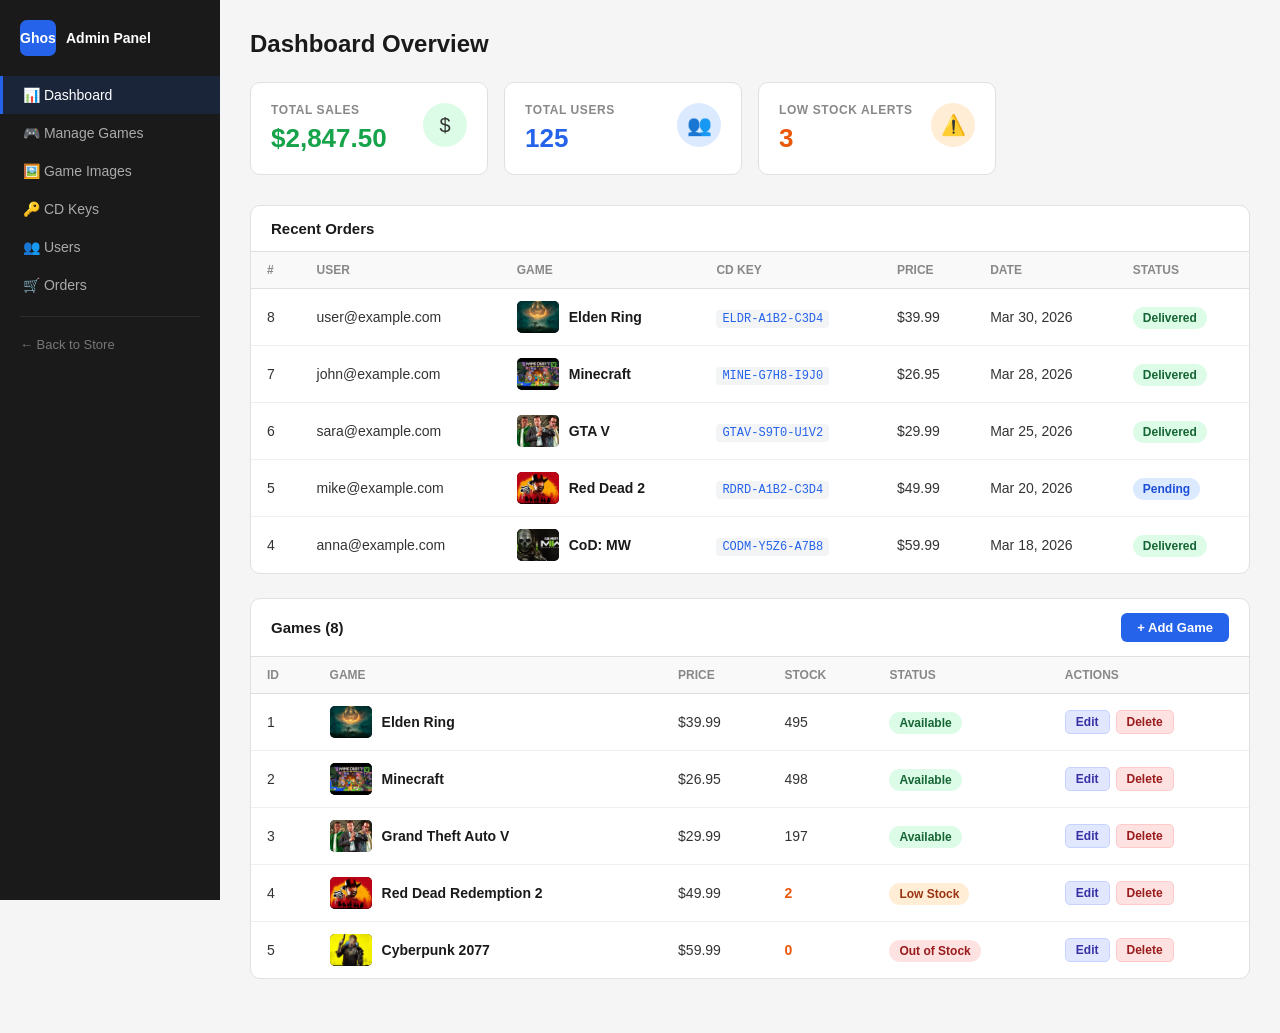
<file: admin.html>
<!DOCTYPE html>
<html lang="en">
    <head>
        <meta charset="UTF-8">
        <meta name="viewport" content="width=device-width, initial-scale=1.0">
        <title>Admin Panel — GameHub Online Store</title>
        <!-- No navbar.css — admin has its own sidebar instead -->

        <link rel="stylesheet" href="css/navbar.css">
        <link rel="stylesheet" href="css/dashboard-layout.css">

        <!-- Reuse badge styles from navbar.css -->
        <link rel="stylesheet" href="css/navbar.css">
    </head>
    <body>

        <!-- SIDEBAR -->
        <aside class="sidebar">
            <div class="sidebar-logo">
                <div class="logo-box">Ghos</div>
                <span class="logo-name">Admin Panel</span>
            </div>
            <a href="#" class="sidebar-link active">📊 Dashboard</a>
            <a href="#" class="sidebar-link">🎮 Manage Games</a>
            <a href="#" class="sidebar-link">🖼️ Game Images</a>
            <a href="#" class="sidebar-link">🔑 CD Keys</a>
            <a href="#" class="sidebar-link">👥 Users</a>
            <a href="#" class="sidebar-link">🛒 Orders</a>
            <hr class="sidebar-divider">
            <a href="index.html" class="sidebar-back">← Back to Store</a>
        </aside>


        <!-- MAIN CONTENT -->
        <main class="main-content">
            <h1 class="page-title">Dashboard Overview</h1>

            <!-- Stats Row -->
            <div class="stats-grid">
                <div class="stat-card">
                    <div>
                        <div class="stat-label">Total Sales</div>
                        <div class="stat-value green">$2,847.50</div>
                    </div>
                    <div class="stat-icon icon-green">$</div>
                </div>
                <div class="stat-card">
                    <div>
                        <div class="stat-label">Total Users</div>
                        <div class="stat-value blue">125</div>
                    </div>
                    <div class="stat-icon icon-blue">👥</div>
                </div>
                <div class="stat-card">
                    <div>
                        <div class="stat-label">Low Stock Alerts</div>
                        <div class="stat-value orange">3</div>
                    </div>
                    <div class="stat-icon icon-orange">⚠️</div>
                </div>
            </div>

            <!-- Recent Orders Table -->
            <div class="panel">
                <div class="panel-header">
                    <span class="panel-title">Recent Orders</span>
                </div>
                <table class="data-table">
                    <thead>
                        <tr>
                            <th>#</th>
                            <th>User</th>
                            <th>Game</th>
                            <th>CD Key</th>
                            <th>Price</th>
                            <th>Date</th>
                            <th>Status</th>
                        </tr>
                    </thead>

                    <tbody>
                        <tr>
                            <td>8</td>
                            <td>user@example.com</td>
                            <td><div class="game-cell"><div class="mini-img bg-purple"><img src="images/Elden Ring/cover.jpg" alt=""></div><span class="mini-name">Elden Ring</span></div></td>
                            <td><code>ELDR-A1B2-C3D4</code></td>
                            <td>$39.99</td>
                            <td>Mar 30, 2026</td>
                            <td><span class="badge-green">Delivered</span></td>
                        </tr>
                        <tr>
                            <td>7</td>
                            <td>john@example.com</td>
                            <td><div class="game-cell"><div class="mini-img bg-green"><img src="images/Minecraft/cover.jpg" alt=""></div><span class="mini-name">Minecraft</span></div></td>
                            <td><code>MINE-G7H8-I9J0</code></td>
                            <td>$26.95</td>
                            <td>Mar 28, 2026</td>
                            <td><span class="badge-green">Delivered</span></td>
                        </tr>
                        <tr>
                            <td>6</td>
                            <td>sara@example.com</td>
                            <td><div class="game-cell"><div class="mini-img bg-blue"><img src="images/Grand Theft Auto V/cover.jpg" alt=""></div><span class="mini-name">GTA V</span></div></td>
                            <td><code>GTAV-S9T0-U1V2</code></td>
                            <td>$29.99</td>
                            <td>Mar 25, 2026</td>
                            <td><span class="badge-green">Delivered</span></td>
                        </tr>
                        <tr>
                            <td>5</td>
                            <td>mike@example.com</td>
                            <td><div class="game-cell"><div class="mini-img bg-red"><img src="images/Red Dead Redemption 2/cover.jpg" alt=""></div><span class="mini-name">Red Dead 2</span></div></td>
                            <td><code>RDRD-A1B2-C3D4</code></td>
                            <td>$49.99</td>
                            <td>Mar 20, 2026</td>
                            <td><span class="badge-blue">Pending</span></td>
                        </tr>
                        <tr>
                            <td>4</td>
                            <td>anna@example.com</td>
                            <td><div class="game-cell"><div class="mini-img bg-navy"><img src="images/Call of Duty: MW/cover.jpg" alt=""></div><span class="mini-name">CoD: MW</span></div></td>
                            <td><code>CODM-Y5Z6-A7B8</code></td>
                            <td>$59.99</td>
                            <td>Mar 18, 2026</td>
                            <td><span class="badge-green">Delivered</span></td>
                        </tr>
                    </tbody></table>
            </div>

            <!-- Games Table -->
            <div class="panel">
                <div class="panel-header">
                    <span class="panel-title">Games (8)</span>
                    <button class="btn-blue" style="padding: 7px 16px; font-size: 13px;">+ Add Game</button>
                </div>
                <table class="data-table">
                    <thead>
                        <tr><th>ID</th><th>Game</th><th>Price</th><th>Stock</th><th>Status</th><th>Actions</th></tr>
                    </thead>
                    <tbody>
                        <tr>
                            <td>1</td>
                            <td><div class="game-cell"><div class="mini-img bg-purple"><img src="images/Elden Ring/cover.jpg" alt=""></div><span class="mini-name">Elden Ring</span></div></td>
                            <td>$39.99</td><td>495</td>
                            <td><span class="badge-green">Available</span></td>
                            <td><button class="btn-sm-edit">Edit</button><button class="btn-sm-delete">Delete</button></td>
                        </tr>
                        <tr>
                            <td>2</td>
                            <td><div class="game-cell"><div class="mini-img bg-green"><img src="images/Minecraft/cover.jpg" alt=""></div><span class="mini-name">Minecraft</span></div></td>
                            <td>$26.95</td><td>498</td>
                            <td><span class="badge-green">Available</span></td>
                            <td><button class="btn-sm-edit">Edit</button><button class="btn-sm-delete">Delete</button></td>
                        </tr>
                        <tr>
                            <td>3</td>
                            <td><div class="game-cell"><div class="mini-img bg-blue"><img src="images/Grand Theft Auto V/cover.jpg" alt=""></div><span class="mini-name">Grand Theft Auto V</span></div></td>
                            <td>$29.99</td><td>197</td>
                            <td><span class="badge-green">Available</span></td>
                            <td><button class="btn-sm-edit">Edit</button><button class="btn-sm-delete">Delete</button></td>
                        </tr>
                        <tr>
                            <td>4</td>
                            <td><div class="game-cell"><div class="mini-img bg-red"><img src="images/Red Dead Redemption 2/cover.jpg" alt=""></div><span class="mini-name">Red Dead Redemption 2</span></div></td>
                            <td>$49.99</td><td class="stock-low">2</td>
                            <td><span class="badge-orange">Low Stock</span></td>
                            <td><button class="btn-sm-edit">Edit</button><button class="btn-sm-delete">Delete</button></td>
                        </tr>
                        <tr>
                            <td>5</td>
                            <td><div class="game-cell"><div class="mini-img bg-dark"><img src="images/Cyberpunk 2077/cover.jpg" alt=""></div><span class="mini-name">Cyberpunk 2077</span></div></td>
                            <td>$59.99</td><td class="stock-low">0</td>
                            <td><span class="badge-red">Out of Stock</span></td>
                            <td><button class="btn-sm-edit">Edit</button><button class="btn-sm-delete">Delete</button></td>
                        </tr>
                    </tbody>
                </table>
            </div>

        </main>

    </body>
</html>
</file>
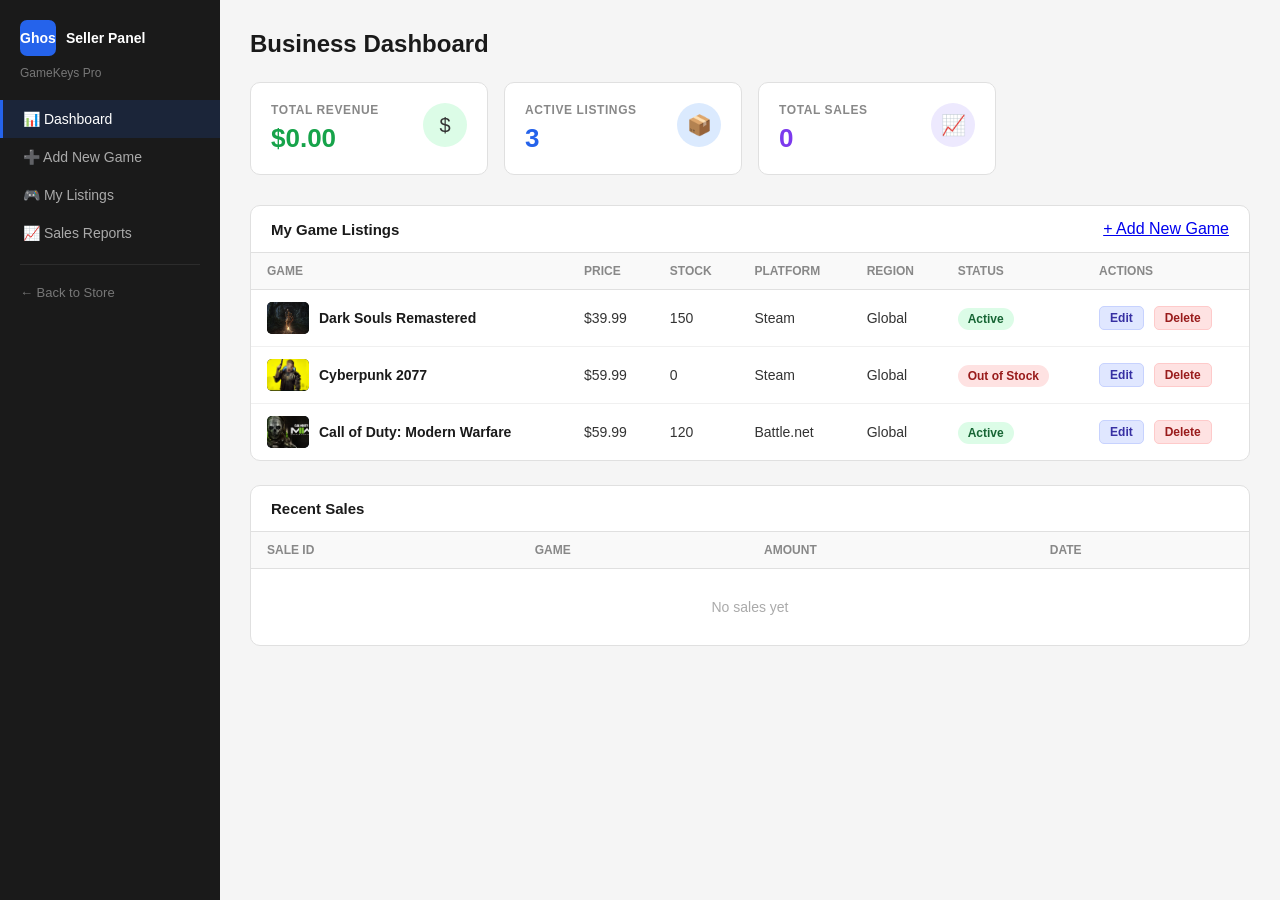
<file: business-dashboard.html>
<!DOCTYPE html>
<html lang="en">
<head>
    <meta charset="UTF-8">
    <meta name="viewport" content="width=device-width, initial-scale=1.0">
    <title>Business Dashboard — GameHub Online Store</title>

    <!-- Only the page's own CSS file is needed here -->
    <link rel="stylesheet" href="css/navbar.css">
    
    <link rel="stylesheet" href="css/dashboard-layout.css">

</head>
<body>

    <!-- =============================================
         SIDEBAR
         ============================================= -->
    <div class="sidebar">

        <!-- Logo -->
        <div class="sidebar-logo">
            <div class="logo-box">Ghos</div>
            <span class="logo-name">Seller Panel</span>
        </div>
        <div class="sidebar-subtitle">GameKeys Pro</div>

        <!-- Navigation links -->
        <a href="business-dashboard.html" class="sidebar-link active">
            📊 Dashboard
        </a>

        <a href="#" class="sidebar-link">
            ➕ Add New Game
        </a>

        <a href="#" class="sidebar-link">
            🎮 My Listings
        </a>

        <a href="#" class="sidebar-link">
            📈 Sales Reports
        </a>

        <!-- Divider line -->
        <hr class="sidebar-divider">

        <!-- Back to store link -->
        <a href="index.html" class="sidebar-back">
            ← Back to Store
        </a>

    </div>


    <!-- =============================================
         MAIN CONTENT
         ============================================= -->
    <main class="main-content">

        <h1 class="page-title">Business Dashboard</h1>


        <!-- ---- STATS CARDS ---- -->
        <div class="stats-row">

            <!-- Total Revenue -->
            <div class="stat-card">
                <div>
                    <div class="stat-label">Total Revenue</div>
                    <div class="stat-value green">$0.00</div>
                </div>
                <div class="stat-icon icon-green">$</div>
            </div>

            <!-- Active Listings -->
            <div class="stat-card">
                <div>
                    <div class="stat-label">Active Listings</div>
                    <div class="stat-value blue">3</div>
                </div>
                <div class="stat-icon icon-blue">📦</div>
            </div>

            <!-- Total Sales -->
            <div class="stat-card">
                <div>
                    <div class="stat-label">Total Sales</div>
                    <div class="stat-value purple">0</div>
                </div>
                <div class="stat-icon icon-purple">📈</div>
            </div>

        </div>


        <!-- ---- MY GAME LISTINGS TABLE ---- -->
        <div class="panel">

            <div class="panel-header">
                <span class="panel-title">My Game Listings</span>
                <a href="#" class="btn-add">+ Add New Game</a>
            </div>

            <table class="data-table">
                <thead>
                    <tr>
                        <th>Game</th>
                        <th>Price</th>
                        <th>Stock</th>
                        <th>Platform</th>
                        <th>Region</th>
                        <th>Status</th>
                        <th>Actions</th>
                    </tr>
                </thead>
               <tbody>

                    <tr>
                        <td>
                            <div class="game-cell">
                                <div class="game-mini-img bg-black">
                                    <img src="images/Dark Soulds Remasterd/cover.jpg" alt="Dark Souls">
                                </div>
                                <span class="game-mini-name">Dark Souls Remastered</span>
                            </div>
                        </td>
                        <td>$39.99</td>
                        <td>150</td>
                        <td>Steam</td>
                        <td>Global</td>
                        <td><span class="badge-green">Active</span></td>
                        <td>
                            <button class="btn-edit">Edit</button>
                            <button class="btn-delete">Delete</button>
                        </td>
                    </tr>

                    <tr>
                        <td>
                            <div class="game-cell">
                                <div class="game-mini-img bg-dark">
                                    <img src="images/Cyberpunk 2077/cover.jpg" alt="Cyberpunk 2077">
                                </div>
                                <span class="game-mini-name">Cyberpunk 2077</span>
                            </div>
                        </td>
                        <td>$59.99</td>
                        <td>0</td>
                        <td>Steam</td>
                        <td>Global</td>
                        <td><span class="badge-red">Out of Stock</span></td>
                        <td>
                            <button class="btn-edit">Edit</button>
                            <button class="btn-delete">Delete</button>
                        </td>
                    </tr>

                    <tr>
                        <td>
                            <div class="game-cell">
                                <div class="game-mini-img bg-navy">
                                    <img src="images/Call of Duty: MW/cover.jpg" alt="Call of Duty: MW">
                                </div>
                                <span class="game-mini-name">Call of Duty: Modern Warfare</span>
                            </div>
                        </td>
                        <td>$59.99</td>
                        <td>120</td>
                        <td>Battle.net</td>
                        <td>Global</td>
                        <td><span class="badge-green">Active</span></td>
                        <td>
                            <button class="btn-edit">Edit</button>
                            <button class="btn-delete">Delete</button>
                        </td>
                    </tr>

                </tbody>
            </table>
        </div>


        <!-- ---- RECENT SALES TABLE ---- -->
        <div class="panel">

            <div class="panel-header">
                <span class="panel-title">Recent Sales</span>
            </div>

            <table class="data-table">
                <thead>
                    <tr>
                        <th>Sale ID</th>
                        <th>Game</th>
                        <th>Amount</th>
                        <th>Date</th>
                    </tr>
                </thead>
                <tbody>

                    <!-- Empty state — no sales yet -->
                    <tr>
                        <td colspan="4" class="empty-row">
                            No sales yet
                        </td>
                    </tr>

                </tbody>
            </table>
        </div>


    </main>

</body>
</html>
</file>
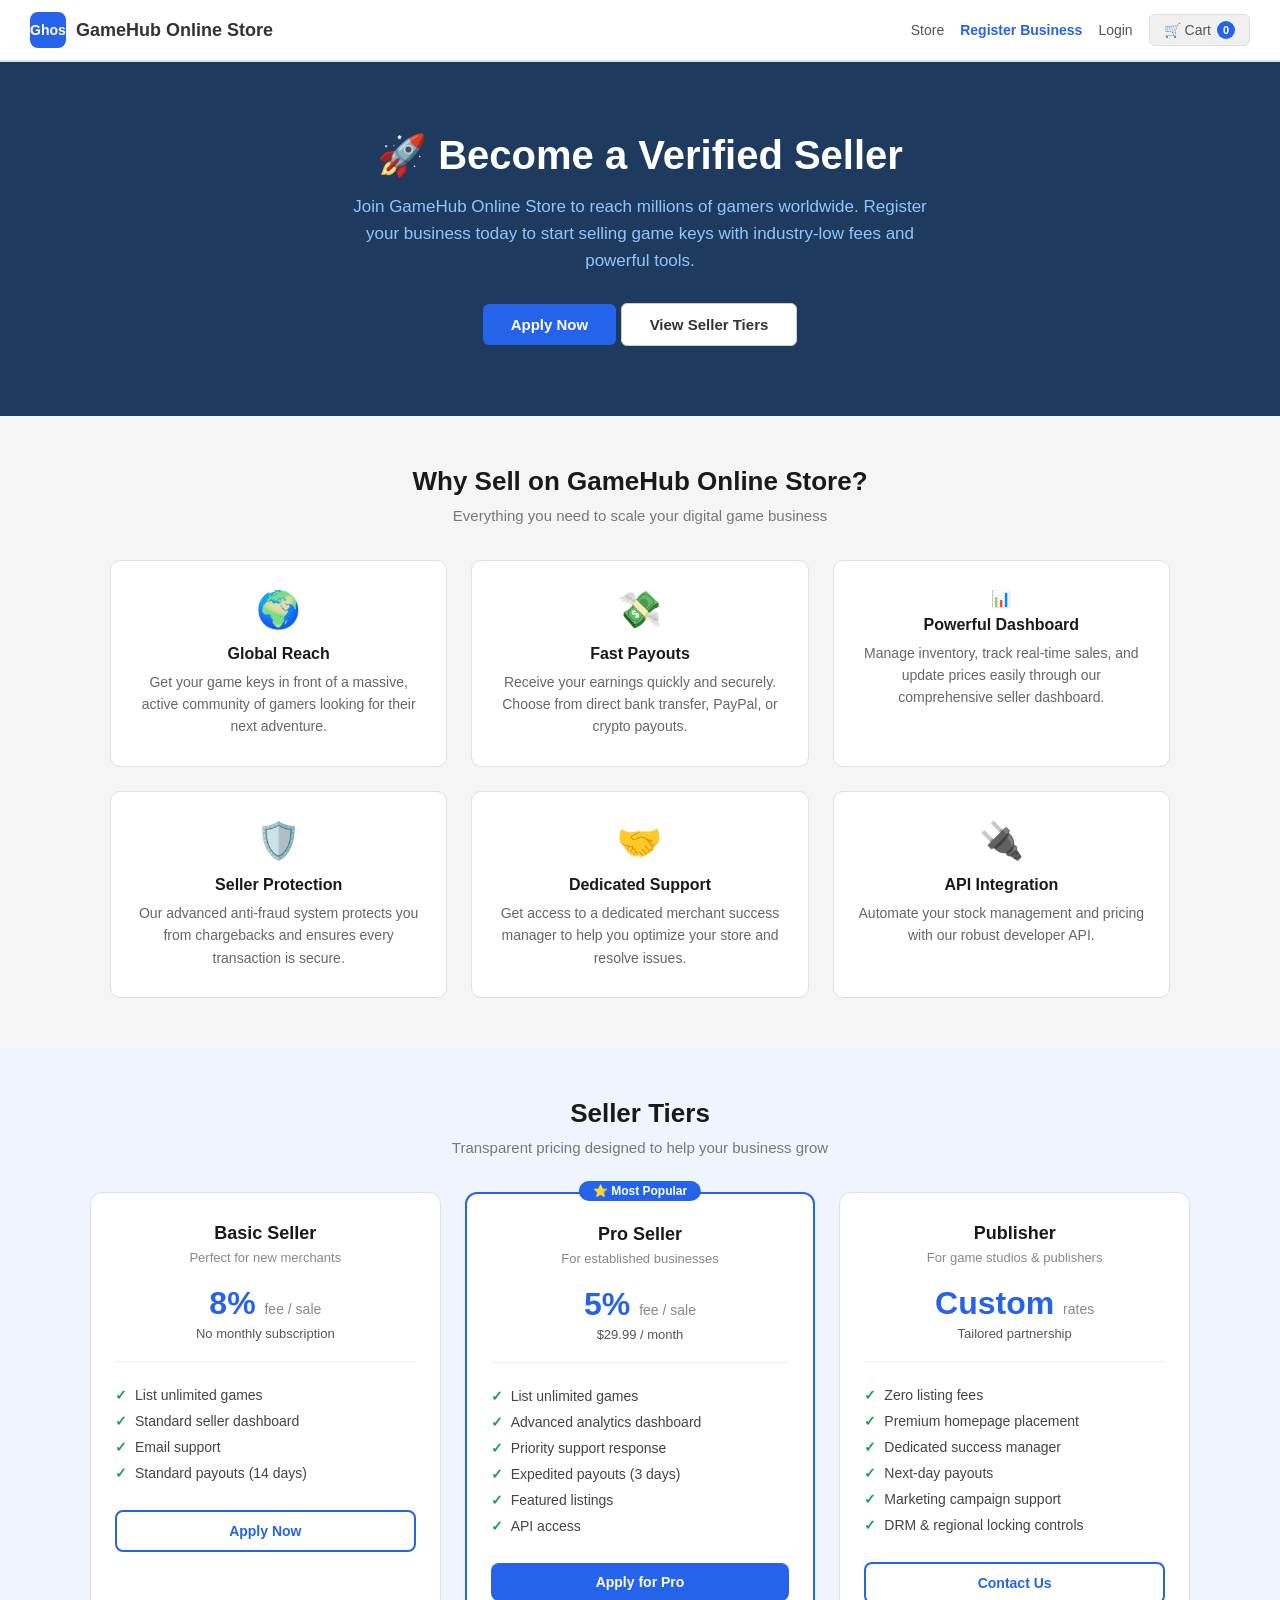
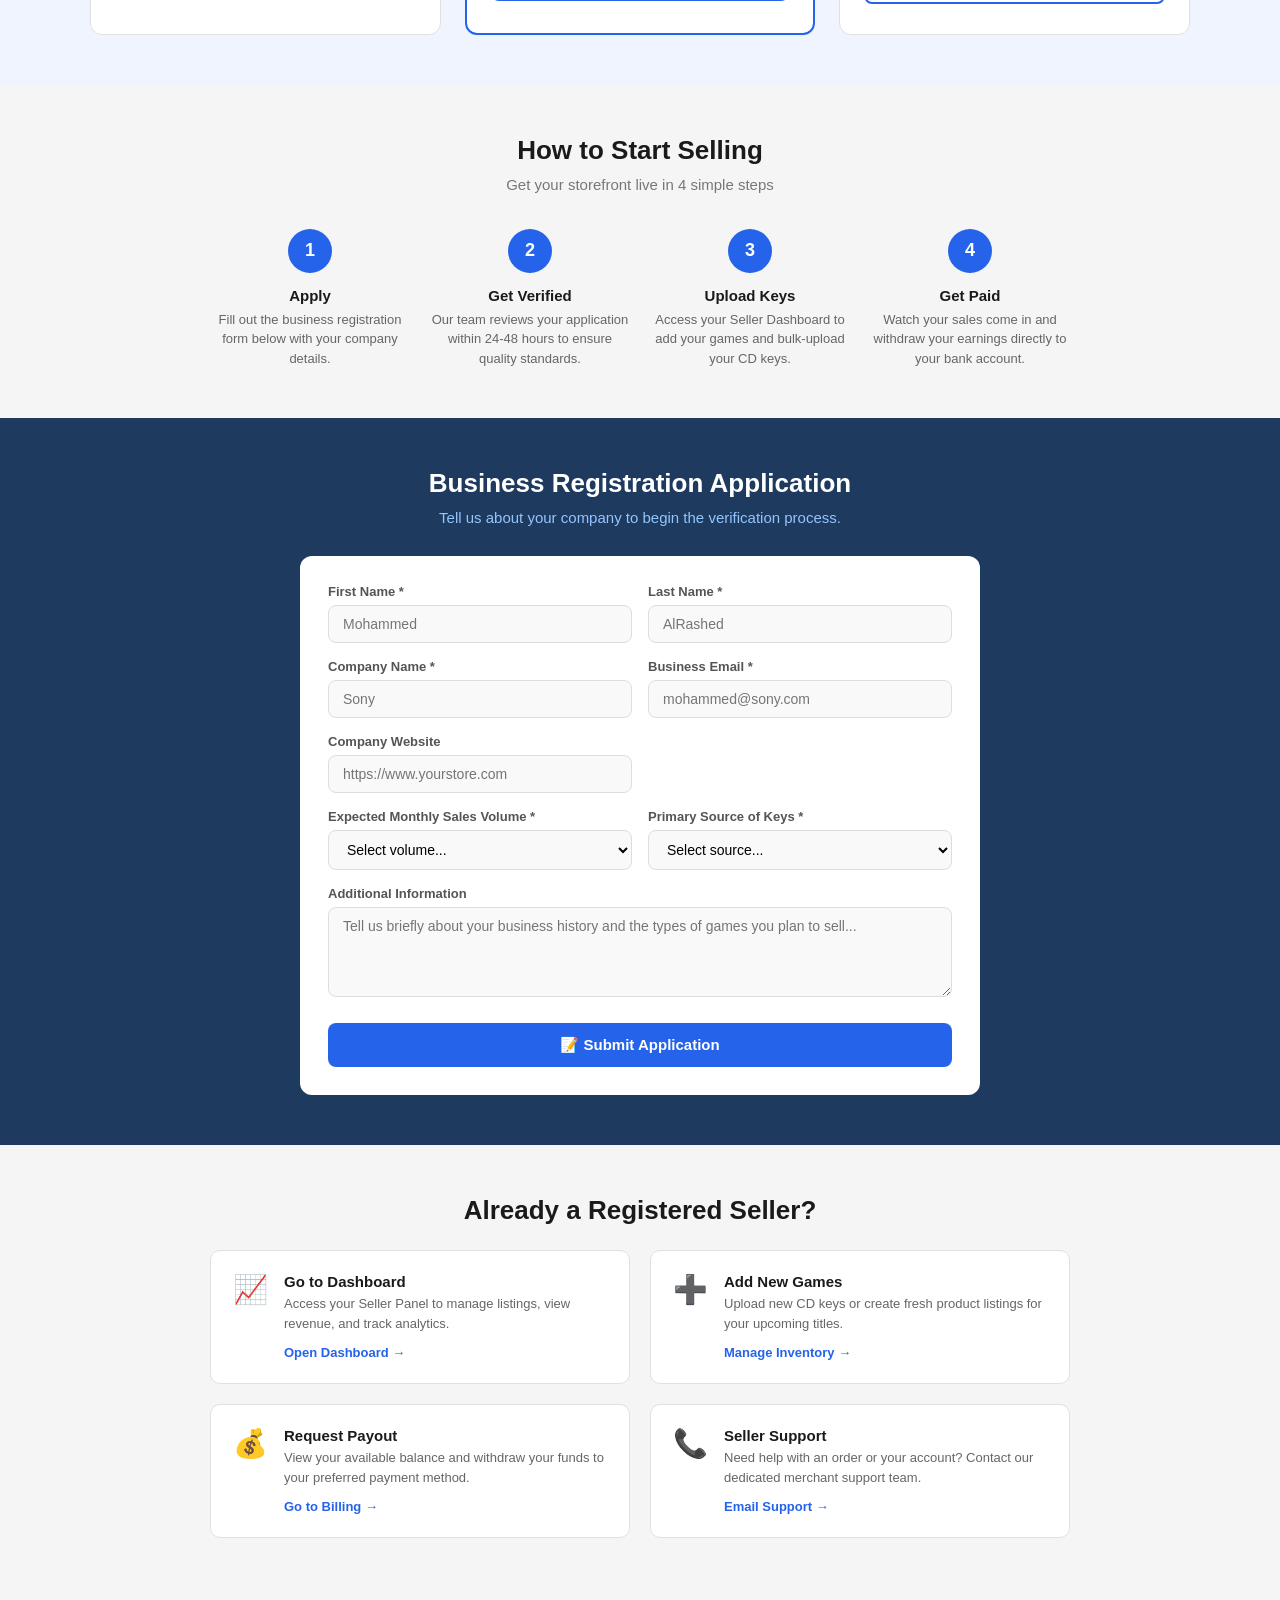
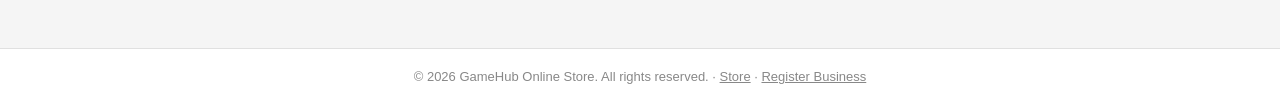
<file: business.html>
<!DOCTYPE html>
<html lang="en">
<head>
    <meta charset="UTF-8">
    <meta name="viewport" content="width=device-width, initial-scale=1.0">
    <title>Register Your Business — GameHub Online Store</title>
    <link rel="stylesheet" href="css/navbar.css">
    <link rel="stylesheet" href="css/business.css">
</head>
<body>

    <nav class="navbar">
        <a href="index.html" class="navbar-logo">
            <div class="logo-box">Ghos</div>
            <span class="logo-name">GameHub Online Store</span>
        </a>
        <div class="navbar-links" style="margin-left: auto;">
            <a href="index.html">Store</a>
            <a href="business.html" style="color: #2563eb; font-weight: bold;">Register Business</a>
            <a href="login.html">Login</a>
            <a href="cart.html" class="cart-link">🛒 Cart <span class="cart-badge">0</span></a>
        </div>
    </nav>


    <div class="business-product">
        <h1>🚀 Become a Verified Seller</h1>
        <p>
            Join GameHub Online Store to reach millions of gamers worldwide. 
            Register your business today to start selling game keys with industry-low fees and powerful tools.
        </p>
        <div class="hero-buttons">
            <a href="#register" class="btn-blue" style="font-size: 15px; padding: 12px 28px;">
                Apply Now
            </a>
            <a href="#pricing" class="btn-white" style="font-size: 15px; padding: 12px 28px;">
                View Seller Tiers
            </a>
        </div>
    </div>


    <div class="why-section">
        <h2 class="section-heading">Why Sell on GameHub Online Store?</h2>
        <p class="section-subheading">Everything you need to scale your digital game business</p>

        <div class="features-grid">

            <div class="feature-card">
                <div class="feature-icon">🌍</div>
                <div class="feature-title">Global Reach</div>
                <p class="feature-text">
                    Get your game keys in front of a massive, active community of gamers looking for their next adventure.
                </p>
            </div>

            <div class="feature-card">
                <div class="feature-icon">💸</div>
                <div class="feature-title">Fast Payouts</div>
                <p class="feature-text">
                    Receive your earnings quickly and securely. Choose from direct bank transfer, PayPal, or crypto payouts.
                </p>
            </div>

            <div class="feature-card">
                <div class="feature-title">📊</div>
                <div class="feature-title">Powerful Dashboard</div>
                <p class="feature-text">
                    Manage inventory, track real-time sales, and update prices easily through our comprehensive seller dashboard.
                </p>
            </div>

            <div class="feature-card">
                <div class="feature-icon">🛡️</div>
                <div class="feature-title">Seller Protection</div>
                <p class="feature-text">
                    Our advanced anti-fraud system protects you from chargebacks and ensures every transaction is secure.
                </p>
            </div>

            <div class="feature-card">
                <div class="feature-icon">🤝</div>
                <div class="feature-title">Dedicated Support</div>
                <p class="feature-text">
                    Get access to a dedicated merchant success manager to help you optimize your store and resolve issues.
                </p>
            </div>

            <div class="feature-card">
                <div class="feature-icon">🔌</div>
                <div class="feature-title">API Integration</div>
                <p class="feature-text">
                    Automate your stock management and pricing with our robust developer API.
                </p>
            </div>

        </div>
    </div>


    <div class="pricing-section" id="pricing">
        <div class="pricing-inner">
            <h2 class="section-heading">Seller Tiers</h2>
            <p class="section-subheading">Transparent pricing designed to help your business grow</p>

            <div class="pricing-grid">

                <div class="plan-card">
                    <div class="plan-name">Basic Seller</div>
                    <div class="plan-desc">Perfect for new merchants</div>
                    <div class="plan-price">8% <span>fee / sale</span></div>
                    <div class="plan-keys">No monthly subscription</div>
                    <ul class="plan-features">
                        <li><span class="check">✓</span> List unlimited games</li>
                        <li><span class="check">✓</span> Standard seller dashboard</li>
                        <li><span class="check">✓</span> Email support</li>
                        <li><span class="check">✓</span> Standard payouts (14 days)</li>
                    </ul>
                    <a href="#register" class="plan-btn plan-btn-outline">Apply Now</a>
                </div>

                <div class="plan-card recommended">
                    <div class="plan-badge">⭐ Most Popular</div>
                    <div class="plan-name">Pro Seller</div>
                    <div class="plan-desc">For established businesses</div>
                    <div class="plan-price">5% <span>fee / sale</span></div>
                    <div class="plan-keys">$29.99 / month</div>
                    <ul class="plan-features">
                        <li><span class="check">✓</span> List unlimited games</li>
                        <li><span class="check">✓</span> Advanced analytics dashboard</li>
                        <li><span class="check">✓</span> Priority support response</li>
                        <li><span class="check">✓</span> Expedited payouts (3 days)</li>
                        <li><span class="check">✓</span> Featured listings</li>
                        <li><span class="check">✓</span> API access</li>
                    </ul>
                    <a href="#register" class="plan-btn plan-btn-blue">Apply for Pro</a>
                </div>

                <div class="plan-card">
                    <div class="plan-name">Publisher</div>
                    <div class="plan-desc">For game studios & publishers</div>
                    <div class="plan-price">Custom <span>rates</span></div>
                    <div class="plan-keys">Tailored partnership</div>
                    <ul class="plan-features">
                        <li><span class="check">✓</span> Zero listing fees</li>
                        <li><span class="check">✓</span> Premium homepage placement</li>
                        <li><span class="check">✓</span> Dedicated success manager</li>
                        <li><span class="check">✓</span> Next-day payouts</li>
                        <li><span class="check">✓</span> Marketing campaign support</li>
                        <li><span class="check">✓</span> DRM & regional locking controls</li>
                    </ul>
                    <a href="#register" class="plan-btn plan-btn-outline">Contact Us</a>
                </div>

            </div>
        </div>
    </div>


    <div class="how-section">
        <h2 class="section-heading">How to Start Selling</h2>
        <p class="section-subheading">Get your storefront live in 4 simple steps</p>

        <div class="steps-grid">
            <div class="step-card">
                <div class="step-number">1</div>
                <div class="step-title">Apply</div>
                <p class="step-text">Fill out the business registration form below with your company details.</p>
            </div>
            <div class="step-card">
                <div class="step-number">2</div>
                <div class="step-title">Get Verified</div>
                <p class="step-text">Our team reviews your application within 24-48 hours to ensure quality standards.</p>
            </div>
            <div class="step-card">
                <div class="step-number">3</div>
                <div class="step-title">Upload Keys</div>
                <p class="step-text">Access your Seller Dashboard to add your games and bulk-upload your CD keys.</p>
            </div>
            <div class="step-card">
                <div class="step-number">4</div>
                <div class="step-title">Get Paid</div>
                <p class="step-text">Watch your sales come in and withdraw your earnings directly to your bank account.</p>
            </div>
        </div>
    </div>


    <div class="contact-section" id="register">
        <div class="contact-inner">
            <h2>Business Registration Application</h2>
            <p>Tell us about your company to begin the verification process.</p>

            <div class="contact-form">

                <div class="form-row">
                    <div class="form-group">
                        <label>First Name *</label>
                        <input type="text" placeholder="Mohammed">
                    </div>
                    <div class="form-group">
                        <label>Last Name *</label>
                        <input type="text" placeholder="AlRashed">
                    </div>
                </div>

                <div class="form-row">
                    <div class="form-group">
                        <label>Company Name *</label>
                        <input type="text" placeholder="Sony">
                    </div>
                    <div class="form-group">
                        <label>Business Email *</label>
                        <input type="email" placeholder="mohammed@sony.com">
                    </div>
                </div>

                <div class="form-row">
                    <div class="form-group">
                        <label>Company Website</label>
                        <input type="url" placeholder="https://www.yourstore.com">
                    </div>
                </div>

                <div class="form-row">
                    <div class="form-group">
                        <label>Expected Monthly Sales Volume *</label>
                        <select>
                            <option value="">Select volume...</option>
                            <option>Less than $1,000</option>
                            <option>$1,000 - $10,000</option>
                            <option>$10,000 - $50,000</option>
                            <option>More than $50,000</option>
                        </select>
                    </div>
                    <div class="form-group">
                        <label>Primary Source of Keys *</label>
                        <select>
                            <option value="">Select source...</option>
                            <option>Official Publisher / Developer</option>
                            <option>Authorized Distributor</option>
                            <option>Retail Box Scans</option>
                            <option>Other</option>
                        </select>
                    </div>
                </div>

                <div class="form-group">
                    <label>Additional Information</label>
                    <textarea placeholder="Tell us briefly about your business history and the types of games you plan to sell..."></textarea>
                </div>

                <button class="form-submit">📝 Submit Application</button>

            </div>
        </div>
    </div>


    <div class="existing-section">
        <h2 class="section-heading" style="text-align: center;">Already a Registered Seller?</h2>

        <div class="existing-grid">

            <div class="existing-card">
                <div class="existing-icon">📈</div>
                <div>
                    <div class="existing-title">Go to Dashboard</div>
                    <p class="existing-text">Access your Seller Panel to manage listings, view revenue, and track analytics.</p>
                    <a href="business-dashboard.html" class="existing-link">Open Dashboard →</a>
                </div>
            </div>

            <div class="existing-card">
                <div class="existing-icon">➕</div>
                <div>
                    <div class="existing-title">Add New Games</div>
                    <p class="existing-text">Upload new CD keys or create fresh product listings for your upcoming titles.</p>
                    <a href="business-dashboard.html" class="existing-link">Manage Inventory →</a>
                </div>
            </div>

            <div class="existing-card">
                <div class="existing-icon">💰</div>
                <div>
                    <div class="existing-title">Request Payout</div>
                    <p class="existing-text">View your available balance and withdraw your funds to your preferred payment method.</p>
                    <a href="business-dashboard.html" class="existing-link">Go to Billing →</a>
                </div>
            </div>

            <div class="existing-card">
                <div class="existing-icon">📞</div>
                <div>
                    <div class="existing-title">Seller Support</div>
                    <p class="existing-text">Need help with an order or your account? Contact our dedicated merchant support team.</p>
                    <a href="mailto:sellers@gamestore.com" class="existing-link">Email Support →</a>
                </div>
            </div>

        </div>
    </div>


    <div class="footer">
        © 2026 GameHub Online Store. All rights reserved. · <a href="index.html" style="color: #888888;">Store</a> · <a href="business.html" style="color: #888888;">Register Business</a>
    </div>

</body>
</html>
</file>
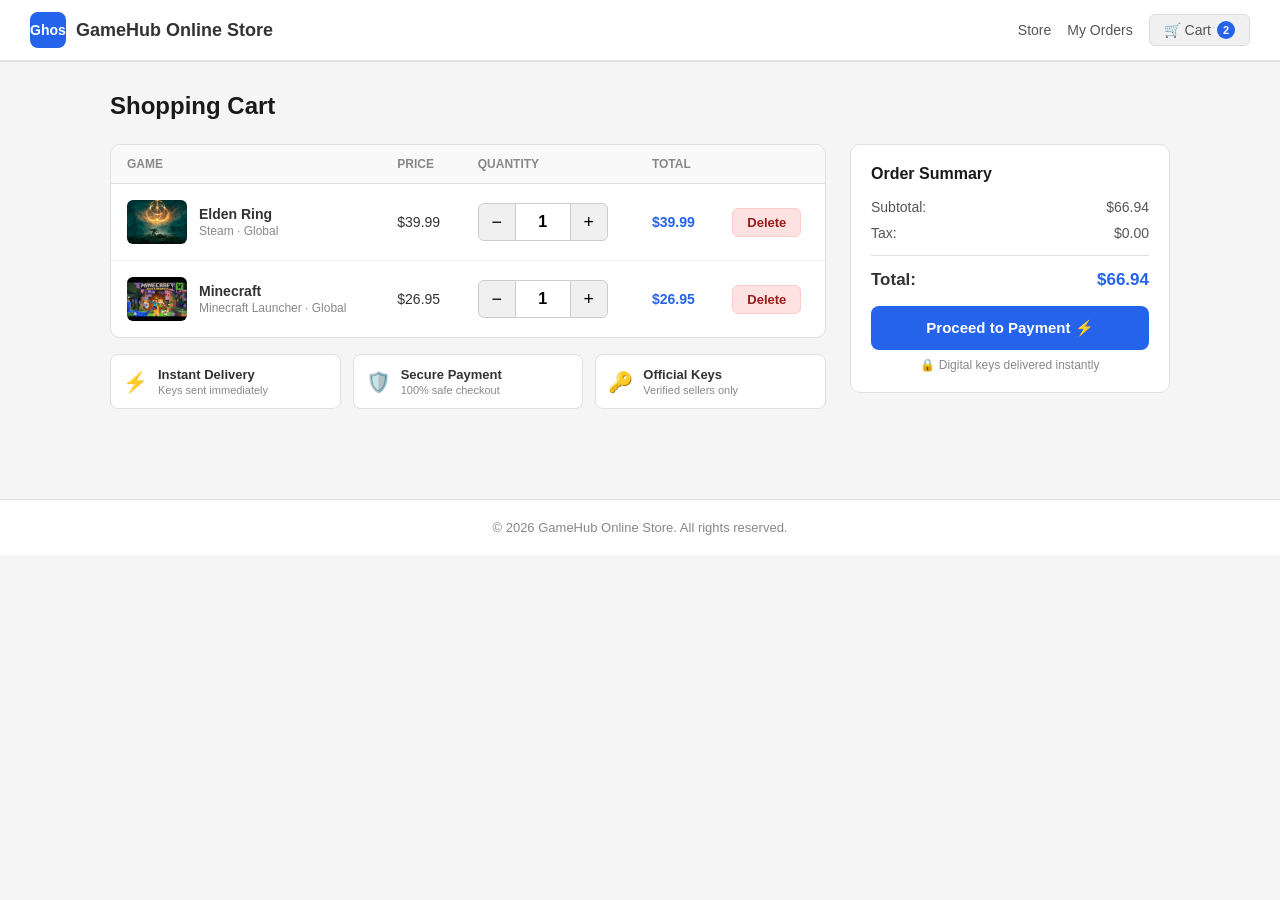
<file: cart.html>
<!DOCTYPE html>
<html lang="en">
    <head>
        <meta charset="UTF-8">
        <meta name="viewport" content="width=device-width, initial-scale=1.0">
        <title>Shopping Cart — GameHub Online Store</title>
        <link rel="stylesheet" href="css/navbar.css">
        <link rel="stylesheet" href="css/cart.css">
    </head>
    <body>

        <!-- NAVIGATION -->
        <nav class="navbar">
            <a href="index.html" class="navbar-logo">
                <div class="logo-box">Ghos</div>
                <span class="logo-name">GameHub Online Store</span>
            </a>
            <div class="navbar-links" style="margin-left: auto;">
                <a href="index.html">Store</a>
                <a href="orders.html">My Orders</a>
                <a href="cart.html" class="cart-link">🛒 Cart <span class="cart-badge">2</span></a>
            </div>
        </nav>


        <!-- PAGE CONTENT -->
        <div class="page-wrapper">
            <h1 class="page-title">Shopping Cart</h1>

            <div class="cart-layout">

                <!-- LEFT: Cart Table + Trust -->
                <div>
                    <div class="cart-table-wrap">
                        <table class="cart-table">
                            <thead>
                                <tr>
                                    <th>Game</th>
                                    <th>Price</th>
                                    <th>Quantity</th>
                                    <th>Total</th>
                                    <th></th>
                                </tr>
                            </thead>
                            <tbody>

                                <tr>
                                    <td>
                                        <div class="game-cell">
                                            <div class="game-thumb bg-purple">
                                                <img src="images/Elden Ring/cover.jpg" alt="Elden Ring">
                                            </div>
                                            <div>
                                                <div class="game-thumb-name">Elden Ring</div>
                                                <div class="game-thumb-sub">Steam · Global</div>
                                            </div>
                                        </div>
                                    </td>
                                    <td>$39.99</td>
                                    <td>
                                        <div class="qty-wrap">
                                            <button class="qty-btn">−</button>
                                            <input type="number" class="qty-input" value="1" min="1">
                                            <button class="qty-btn">+</button>
                                        </div>
                                    </td>
                                    <td class="total-price">$39.99</td>
                                    <td><button class="btn-remove">Delete</button></td>
                                </tr>

                                <tr>
                                    <td>
                                        <div class="game-cell">
                                            <div class="game-thumb bg-green">
                                                <img src="images/Minecraft/cover.jpg" alt="Minecraft">
                                            </div>
                                            <div>
                                                <div class="game-thumb-name">Minecraft</div>
                                                <div class="game-thumb-sub">Minecraft Launcher · Global</div>
                                            </div>
                                        </div>
                                    </td>
                                    <td>$26.95</td>
                                    <td>
                                        <div class="qty-wrap">
                                            <button class="qty-btn">−</button>
                                            <input type="number" class="qty-input" value="1" min="1">
                                            <button class="qty-btn">+</button>
                                        </div>
                                    </td>
                                    <td class="total-price">$26.95</td>
                                    <td><button class="btn-remove">Delete</button></td>
                                </tr>

                            </tbody>
                        </table>
                    </div>

                    <div class="trust-grid">
                        <div class="trust-card">
                            <div class="trust-icon">⚡</div>
                            <div>
                                <div class="trust-name">Instant Delivery</div>
                                <div class="trust-sub">Keys sent immediately</div>
                            </div>
                        </div>
                        <div class="trust-card">
                            <div class="trust-icon">🛡️</div>
                            <div>
                                <div class="trust-name">Secure Payment</div>
                                <div class="trust-sub">100% safe checkout</div>
                            </div>
                        </div>
                        <div class="trust-card">
                            <div class="trust-icon">🔑</div>
                            <div>
                                <div class="trust-name">Official Keys</div>
                                <div class="trust-sub">Verified sellers only</div>
                            </div>
                        </div>
                    </div>
                </div>

                <!-- RIGHT: Summary -->
                <div class="summary-box">
                    <div class="summary-title">Order Summary</div>
                    <div class="summary-row"><span>Subtotal:</span><span>$66.94</span></div>
                    <div class="summary-row"><span>Tax:</span><span>$0.00</span></div>
                    <hr class="summary-divider">
                    <div class="summary-total">
                        <span>Total:</span>
                        <span class="summary-total-price">$66.94</span>
                    </div>
                    <a href="orders.html" class="checkout-btn">Proceed to Payment ⚡</a>
                    <p class="checkout-note">🔒 Digital keys delivered instantly</p>
                </div>

            </div>
        </div>


        <div class="footer">© 2026 GameHub Online Store. All rights reserved.</div>

    </body>
</html>
</file>
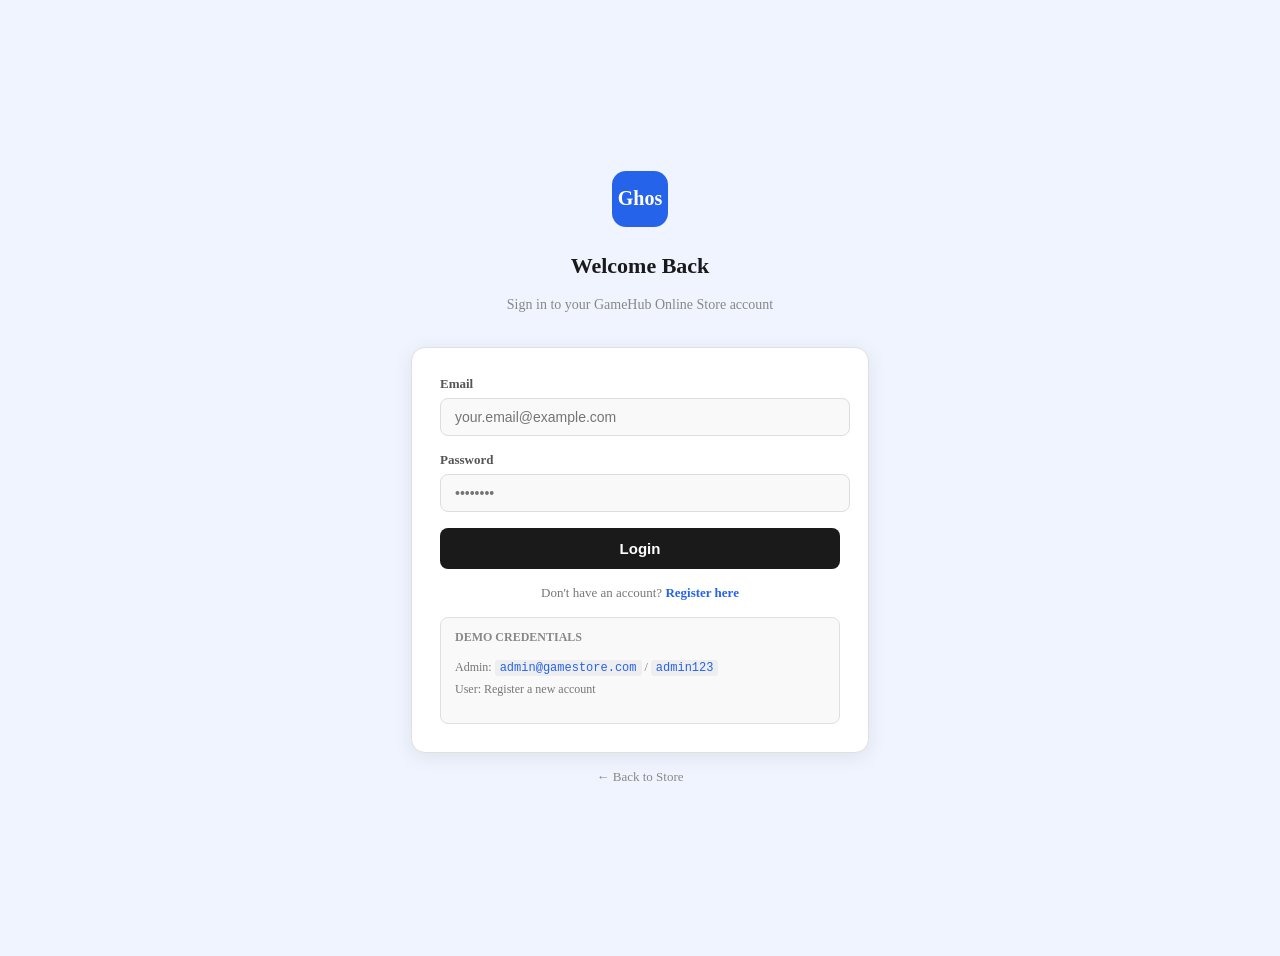
<file: login.html>
<!DOCTYPE html>
<html lang="en">
<head>
    <meta charset="UTF-8">
    <meta name="viewport" content="width=device-width, initial-scale=1.0">
    <title>Login — GameHub Online Store</title>
    <!-- No navbar.css needed here — login page has no navbar -->
    <link rel="stylesheet" href="css/login.css">
</head>
<body>

    <div class="auth-logo">
        <div class="logo-box">Ghos</div>
        <h1>Welcome Back</h1>
        <p>Sign in to your GameHub Online Store account</p>
    </div>

    <div class="auth-card">

        <label>Email</label>
        <input type="email" placeholder="your.email@example.com">

        <label>Password</label>
        <input type="password" placeholder="••••••••">

        <a href="index.php"><button class="auth-btn">Login</button></a>

        <div class="auth-link">
            Don't have an account? <a href="register.html">Register here</a>
        </div>

        <div class="demo-box">
            <strong>Demo Credentials</strong>
            <p>
                Admin: <code>admin@gamestore.com</code> / <code>admin123</code><br>
                User: Register a new account
            </p>
        </div>

    </div>

    <a href="index.html" class="back-link">← Back to Store</a>

</body>
</html>
</file>
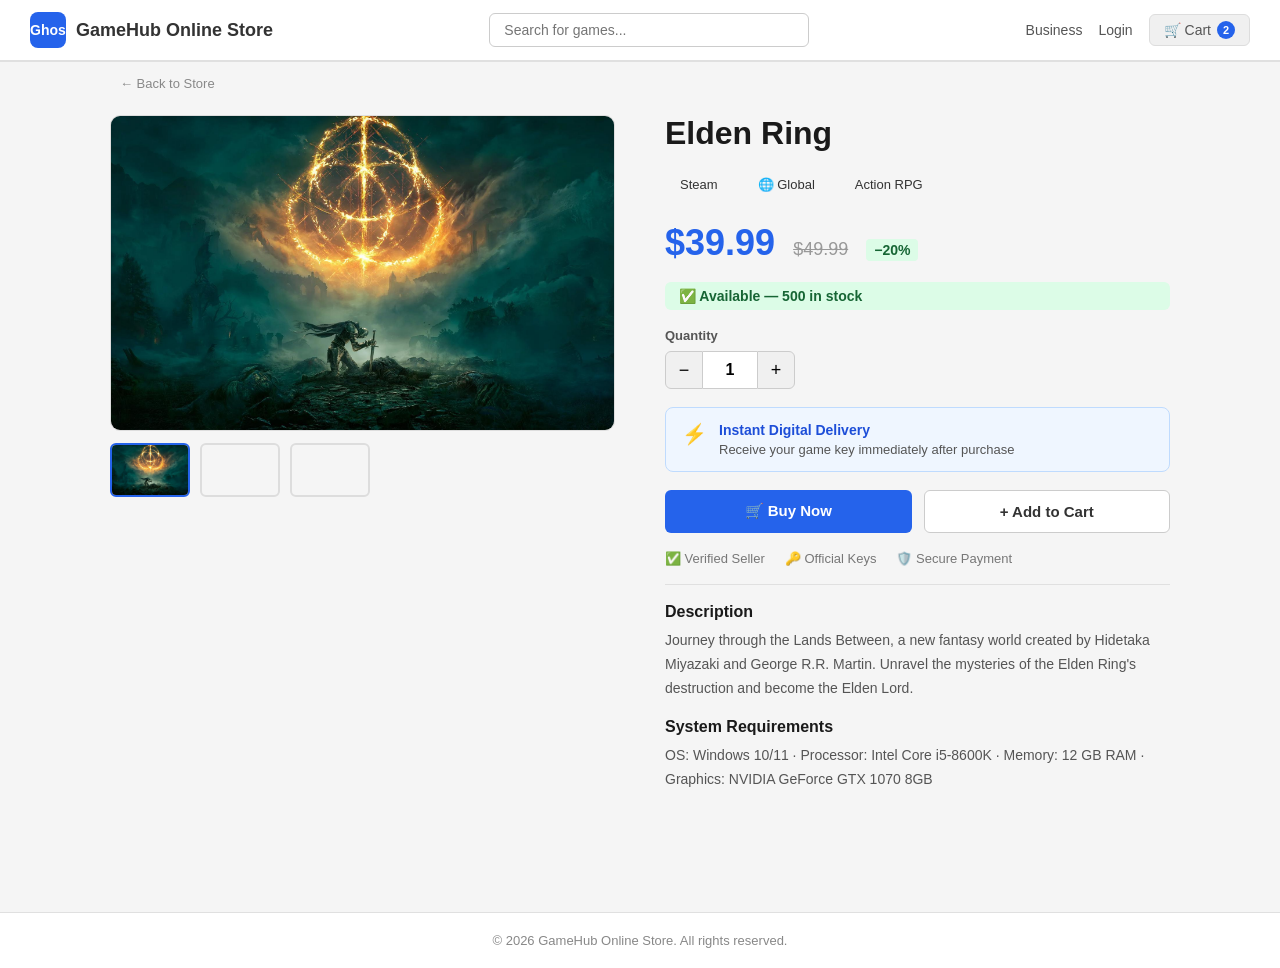
<file: product.html>
<!DOCTYPE html>
<html lang="en">
<head>
    <meta charset="UTF-8">
    <meta name="viewport" content="width=device-width, initial-scale=1.0">
    <title>Elden Ring — GameHub Online Store</title>
    <link rel="stylesheet" href="css/navbar.css">
    <link rel="stylesheet" href="css/product.css">
</head>
<body>

    <!-- NAVIGATION -->
    <nav class="navbar">
        <a href="index.html" class="navbar-logo">
            <div class="logo-box">Ghos</div>
            <span class="logo-name">GameHub Online Store</span>
        </a>
        <div class="navbar-search">
            <input type="text" placeholder="Search for games...">
        </div>
        <div class="navbar-links">
            <a href="business.html">Business</a>
            <a href="login.html">Login</a>
            <a href="cart.html" class="cart-link">
                🛒 Cart
                <span class="cart-badge">2</span>
            </a>
        </div>
    </nav>


    <!-- BACK LINK -->
    <div class="breadcrumb">
        <a href="index.html">← Back to Store</a>
    </div>


    <!-- PRODUCT LAYOUT -->
    <div class="product-layout">

        <!-- LEFT: Images -->
        <div>
            <div class="product-main-image"><img src="images/Elden Ring/cover.jpg" alt=""></div>
            <div class="thumbnail-row">
                <div class="thumbnail thumbnail-1"><img src="images/Elden Ring/cover.jpg" alt=""></div>
                <div class="thumbnail thumbnail-2"></div>
                <div class="thumbnail thumbnail-3"></div>
            </div>
        </div>

        <!-- RIGHT: Details -->
        <div class="product-details">

            <h1 class="product-title">Elden Ring</h1>

            <div class="product-tags">
                <span class="product-tag">Steam</span>
                <span class="product-tag">🌐 Global</span>
                <span class="product-tag">Action RPG</span>
            </div>

            <div class="product-price">
                $39.99
                <s>$49.99</s>
                <span class="discount">−20%</span>
            </div>

            <span class="stock-status stock-available">✅ Available — 500 in stock</span>

            <div>
                <div class="quantity-label">Quantity</div>
                <div class="quantity-control">
                    <button class="qty-btn">−</button>
                    <input type="number" class="qty-input" value="1" min="1" max="500">
                    <button class="qty-btn">+</button>
                </div>
            </div>

            <div class="delivery-box">
                <div class="delivery-icon">⚡</div>
                <div>
                    <div class="delivery-title">Instant Digital Delivery</div>
                    <div class="delivery-text">Receive your game key immediately after purchase</div>
                </div>
            </div>

            <div class="action-buttons">
                <a href="cart.html" class="btn-blue">🛒 Buy Now</a>
                <a href="cart.html" class="btn-white">+ Add to Cart</a>
            </div>

            <div class="trust-row">
                <div class="trust-item">✅ Verified Seller</div>
                <div class="trust-item">🔑 Official Keys</div>
                <div class="trust-item">🛡️ Secure Payment</div>
            </div>

            <hr class="divider">

            <div>
                <div class="description-title">Description</div>
                <p class="description-text">
                    Journey through the Lands Between, a new fantasy world created by Hidetaka Miyazaki
                    and George R.R. Martin. Unravel the mysteries of the Elden Ring's destruction and
                    become the Elden Lord.
                </p>
            </div>

            <div>
                <div class="description-title">System Requirements</div>
                <p class="description-text">
                    OS: Windows 10/11 · Processor: Intel Core i5-8600K ·
                    Memory: 12 GB RAM · Graphics: NVIDIA GeForce GTX 1070 8GB
                </p>
            </div>

        </div>
    </div>


    <!-- FOOTER -->
    <div class="footer">
        © 2026 GameHub Online Store. All rights reserved.
    </div>

</body>
</html>
</file>
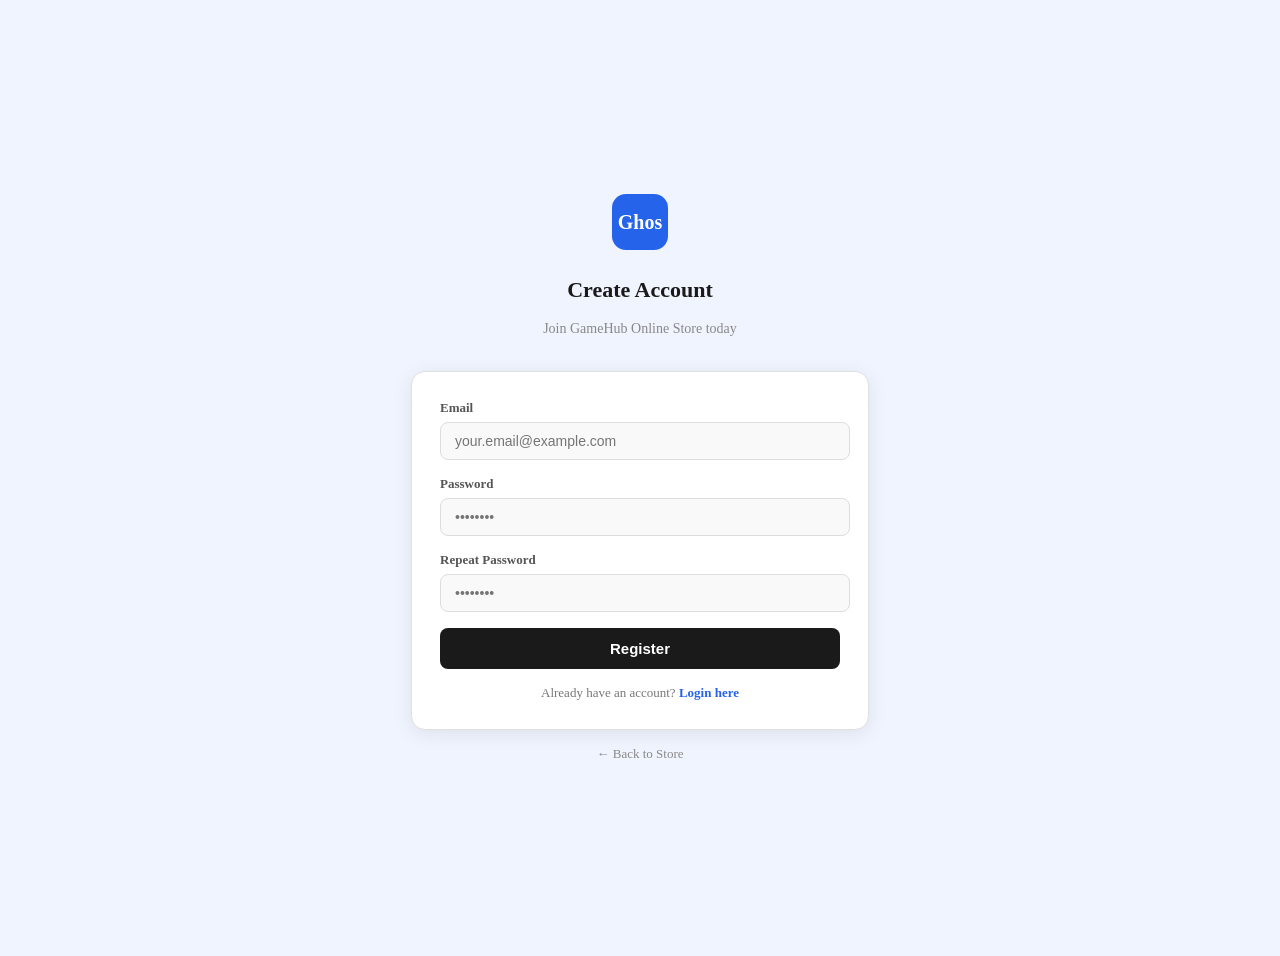
<file: register.html>
<!DOCTYPE html>
<html lang="en">
<head>
    <meta charset="UTF-8">
    <meta name="viewport" content="width=device-width, initial-scale=1.0">
    <title>Register — GameHub Online Store</title>
    <link rel="stylesheet" href="css/login.css">
</head>
<body>

    <div class="auth-logo">
        <div class="logo-box">Ghos</div>
        <h1>Create Account</h1>
        <p>Join GameHub Online Store today</p>
    </div>

    <div class="auth-card">

        <label>Email</label>
        <input type="email" placeholder="your.email@example.com">

        <label>Password</label>
        <input type="password" placeholder="••••••••">

        <label>Repeat Password</label>
        <input type="password" placeholder="••••••••">

        <a href="index.php"><button class="auth-btn">Register</button></a>

        <div class="auth-link">
            Already have an account? <a href="login.html">Login here</a>
        </div>

    </div>

    <a href="index.html" class="back-link">← Back to Store</a>

</body>
</html>
</file>
<file: css/navbar.css>
/* Remove default browser spacing */
* {
    margin: 0;
    padding: 0;
    box-sizing: border-box;
}

/* Basic body */
body {
    font-family: Arial, sans-serif, "Noto Color Emoji", "Apple Color Emoji", "Segoe UI Emoji";
    background-color: #f5f5f5;
    color: #333333;
}

/* The navigation bar */
.navbar {
    background-color: #ffffff;
    border-bottom: 2px solid #e0e0e0;
    padding: 12px 30px;
    display: flex;
    align-items: center;
    justify-content: space-between;
    position: sticky;
    top: 0;
    z-index: 1000;
}

/* Logo (icon + text) */
.navbar-logo {
    display: flex;
    align-items: center;
    gap: 10px;
    text-decoration: none;
}

.navbar-logo .logo-box {
    background-color: #2563eb;
    color: white;
    font-weight: bold;
    font-size: 14px;
    width: 36px;
    height: 36px;
    border-radius: 8px;
    display: flex;
    align-items: center;
    justify-content: center;
}

.navbar-logo .logo-name {
    font-size: 18px;
    font-weight: bold;
    color: #333333;
}

/* Search box */
.navbar-search input {
    width: 320px;
    padding: 8px 14px;
    border: 1px solid #cccccc;
    border-radius: 6px;
    font-size: 14px;
    outline: none;
}

.navbar-search input:focus {
    border-color: #2563eb;
}

/* Right side links */
.navbar-links {
    display: flex;
    align-items: center;
    gap: 16px;
}

.navbar-links a {
    text-decoration: none;
    color: #555555;
    font-size: 14px;
    font-weight: 500;
}

.navbar-links a:hover {
    color: #2563eb;
}

/* Cart button */
.cart-link {
    display: flex;
    align-items: center;
    gap: 6px;
    background-color: #f0f0f0;
    border: 1px solid #dddddd;
    border-radius: 6px;
    padding: 6px 14px;
    text-decoration: none;
    color: #333333;
    font-size: 14px;
    font-weight: 500;
}

.cart-link:hover {
    background-color: #e0e0e0;
}

/* Cart item count badge */
.cart-badge {
    background-color: #2563eb;
    color: white;
    font-size: 11px;
    font-weight: bold;
    width: 18px;
    height: 18px;
    border-radius: 50%;
    display: flex;
    align-items: center;
    justify-content: center;
}

/* Footer */
.footer {
    background-color: #ffffff;
    border-top: 1px solid #e0e0e0;
    padding: 20px 30px;
    text-align: center;
    color: #888888;
    font-size: 13px;
    margin-top: 60px;
}

/* ---- SHARED BUTTONS ---- */
.btn-blue {
    background-color: #2563eb;
    color: white;
    border: none;
    padding: 10px 20px;
    border-radius: 6px;
    font-size: 14px;
    font-weight: bold;
    cursor: pointer;
    text-decoration: none;
    display: inline-block;
}
.btn-blue:hover { background-color: #1d4ed8; }

.btn-dark {
    background-color: #1a1a1a;
    color: white;
    border: none;
    padding: 8px 16px;
    border-radius: 6px;
    font-size: 13px;
    font-weight: bold;
    cursor: pointer;
    text-decoration: none;
    display: inline-block;
}
.btn-dark:hover { background-color: #2563eb; }

.btn-white {
    background-color: white;
    color: #333333;
    border: 1px solid #cccccc;
    padding: 10px 20px;
    border-radius: 6px;
    font-size: 14px;
    font-weight: bold;
    cursor: pointer;
    text-decoration: none;
    display: inline-block;
}
.btn-white:hover { background-color: #f0f0f0; }

.btn-gray {
    background-color: #cccccc;
    color: #888888;
    border: none;
    padding: 8px 16px;
    border-radius: 6px;
    font-size: 13px;
    cursor: not-allowed;
    display: inline-block;
}

/* ---- SHARED BADGES ---- */
.badge-green  { background-color: #dcfce7; color: #166534; padding: 4px 10px; border-radius: 20px; font-size: 12px; font-weight: bold; }
.badge-red    { background-color: #fee2e2; color: #991b1b; padding: 4px 10px; border-radius: 20px; font-size: 12px; font-weight: bold; }
.badge-blue   { background-color: #dbeafe; color: #1d4ed8; padding: 4px 10px; border-radius: 20px; font-size: 12px; font-weight: bold; }
.badge-orange { background-color: #ffedd5; color: #9a3412; padding: 4px 10px; border-radius: 20px; font-size: 12px; font-weight: bold; }

/* ---- PAGE WRAPPER ---- */
.page-wrapper {
    max-width: 1100px;
    margin: 0 auto;
    padding: 30px 20px;
}

.page-title {
    font-size: 24px;
    font-weight: bold;
    margin-bottom: 24px;
    color: #1a1a1a;
}



/* ---- SHARED THUMBNAIL COLORS ---- */
.bg-purple { background-color: #1e1b4b; }
.bg-green  { background-color: #14532d; }
.bg-dark   { background-color: #1c1917; }
.bg-blue   { background-color: #1e3a5f; }
.bg-red    { background-color: #450a0a; }
.bg-navy   { background-color: #0c1a35; }
.bg-black  { background-color: #1a1a1a; }
.bg-forest { background-color: #0f2318; }

/* ---- SHARED QUANTITY CONTROLS ---- */
.qty-wrap, .quantity-control {
    display: flex;
    align-items: center;
}

.qty-btn {
    width: 34px;
    height: 34px;
    background-color: #f0f0f0;
    border: 1px solid #cccccc;
    font-size: 16px;
    cursor: pointer;
    display: flex;
    align-items: center;
    justify-content: center;
    transition: background-color 0.2s;
}

.qty-btn:first-child { border-radius: 6px 0 0 6px; }
.qty-btn:last-child  { border-radius: 0 6px 6px 0; }
.qty-btn:hover       { background-color: #dddddd; }

.qty-input {
    width: 46px;
    height: 34px;
    border: 1px solid #cccccc;
    border-left: none;
    border-right: none;
    text-align: center;
    font-size: 14px;
    font-weight: bold;
    outline: none;
}

/* Hides the default up/down arrows inside the number input */
.qty-input::-webkit-outer-spin-button,
.qty-input::-webkit-inner-spin-button {
    -webkit-appearance: none;
    margin: 0;
}

/* ========================================================
   NEW: CURRENCY SELECTOR & PROFILE DROPDOWN
   ======================================================== */

/* Currency Selector */
.currency-select {
    padding: 6px 10px;
    border-radius: 6px;
    border: 1px solid #cccccc;
    font-size: 14px;
    cursor: pointer;
    background-color: white;
    outline: none;
    font-weight: bold;
    color: #555;
}

/* Profile Dropdown */
.profile-dropdown {
    position: relative;
    display: inline-block;
}

.profile-btn {
    background: none;
    border: none;
    font-size: 14px;
    cursor: pointer;
    font-weight: 500;
    color: #555555;
    padding: 8px 0;
}

.profile-btn:hover {
    color: #2563eb;
}

.dropdown-content {
    display: none;
    position: absolute;
    right: 0;
    background-color: #ffffff;
    min-width: 130px;
    box-shadow: 0px 8px 16px rgba(0, 0, 0, 0.1);
    border: 1px solid #e0e0e0;
    border-radius: 8px;
    z-index: 1001;
    overflow: hidden;
}

.dropdown-content a {
    color: #333333;
    padding: 12px 16px;
    text-decoration: none;
    display: block;
    font-size: 14px;
}

.dropdown-content a:hover {
    background-color: #f0f4ff;
    color: #2563eb;
}

/* Show the dropdown menu on hover */
.profile-dropdown:hover .dropdown-content {
    display: block;
}
/* ========================================================
   CONTACT US MODAL
   ======================================================== */
.modal {
    display: none; /* Hidden by default */
    position: fixed;
    z-index: 2000; /* Ensure it stays above the sticky navbar */
    left: 0;
    top: 0;
    width: 100%;
    height: 100%;
    background-color: rgba(0, 0, 0, 0.6); /* Semi-transparent black */
    justify-content: center;
    align-items: center;
}

.modal-content {
    background-color: #ffffff;
    padding: 30px;
    border-radius: 12px;
    width: 90%;
    max-width: 500px;
    position: relative;
    box-shadow: 0 8px 24px rgba(0,0,0,0.2);
    animation: fadeIn 0.3s ease-in-out;
}

@keyframes fadeIn {
    from { opacity: 0; transform: translateY(-10px); }
    to { opacity: 1; transform: translateY(0); }
}

.modal-content h2 {
    margin-bottom: 15px;
    color: #1a1a1a;
    font-size: 22px;
}

.modal-content p {
    color: #555555;
    margin-bottom: 8px;
    font-size: 15px;
}

.close-btn {
    position: absolute;
    top: 15px;
    right: 20px;
    font-size: 26px;
    font-weight: bold;
    color: #888888;
    cursor: pointer;
    transition: color 0.2s;
}

.close-btn:hover {
    color: #ef4444;
}

.map-container {
    margin-top: 20px;
}

.map-container iframe {
    width: 100%;
    height: 250px;
    border: none;
    border-radius: 8px;
}

/* ========================================================
   SEARCH DROPDOWN
   ======================================================== */
.search-wrap {
    position: relative;
    width: 320px;
}

.search-dropdown {
    display: none;
    position: absolute;
    top: calc(100% + 6px);
    left: 0;
    width: 100%;
    background-color: #ffffff;
    border: 1px solid #e0e0e0;
    border-radius: 10px;
    box-shadow: 0 8px 24px rgba(0, 0, 0, 0.12);
    z-index: 2000;
    overflow: hidden;
}

.search-dropdown.active {
    display: block;
}

.search-item {
    display: flex;
    align-items: center;
    gap: 12px;
    padding: 10px 14px;
    text-decoration: none;
    color: #1a1a1a;
    transition: background-color 0.15s;
    border-bottom: 1px solid #f0f0f0;
}

.search-item:last-child {
    border-bottom: none;
}

.search-item:hover {
    background-color: #f0f4ff;
}

.search-item-img {
    width: 44px;
    height: 44px;
    object-fit: cover;
    border-radius: 6px;
    background-color: #1e1b4b;
    flex-shrink: 0;
}

.search-item-info {
    display: flex;
    flex-direction: column;
    gap: 3px;
}

.search-item-name {
    font-size: 14px;
    font-weight: 600;
    color: #1a1a1a;
}

.search-item-price {
    font-size: 13px;
    color: #2563eb;
    font-weight: 500;
}

.search-no-results {
    padding: 16px;
    text-align: center;
    color: #888888;
    font-size: 14px;
}
/* ========================================================
   MOBILE RESPONSIVE 
   ======================================================== */

/* Mobile search bar - hidden on desktop */
.navbar-mobile-search { display: none; }

/* Hamburger button */
.navbar-hamburger {
    display: none;
    flex-direction: column;
    gap: 5px;
    cursor: pointer;
    padding: 4px;
    background: none;
    border: none;
    position: relative;
    z-index: 1200;
}
.navbar-hamburger span {
    display: block;
    width: 22px;
    height: 2px;
    background: #333;
    border-radius: 2px;
    transition: all 0.25s;
}
.navbar-hamburger.open span { background: #333; }
.navbar-hamburger.open span:nth-child(1) { transform: translateY(7px) rotate(45deg); }
.navbar-hamburger.open span:nth-child(2) { opacity: 0; }
.navbar-hamburger.open span:nth-child(3) { transform: translateY(-7px) rotate(-45deg); }

@media (max-width: 820px) {

    /* Navbar */
    .navbar {
        padding: 10px 14px;
        flex-wrap: nowrap;
        overflow: visible;
        z-index: 1100;
    }


    .navbar-search { display: none; }

    .navbar-hamburger { display: flex; }

    .navbar-links {
        display: flex;
        flex-direction: column;
        position: fixed;
        top: 0;
        right: -100%;
        width: 260px;
        height: 100vh;
        background: #fff;
        border-left: 1px solid #e0e0e0;
        padding: 64px 16px 24px;
        gap: 4px;
        z-index: 1090;
        transition: right 0.3s ease;
        box-shadow: -4px 0 20px rgba(0,0,0,0.1);
        overflow-y: auto;
        align-items: stretch;
    }

    .navbar-links.open { right: 0; }


    .navbar-mobile-search {
        display: block;
        margin-bottom: 12px;
        padding-bottom: 12px;
        border-bottom: 1px solid #f0f0f0;
        position: relative;
    }
    .navbar-mobile-search input {
        width: 100%;
        padding: 9px 12px;
        border: 1px solid #ccc;
        border-radius: 6px;
        font-size: 14px;
        outline: none;
        box-sizing: border-box;
    }
    .navbar-mobile-search input:focus { border-color: #2563eb; }

    .navbar-links a,
    .contact-link {
        display: block !important;
        padding: 10px 12px;
        border-radius: 8px;
        color: #333 !important;
        font-size: 14px;
        width: 100%;
    }
    .navbar-links a:hover { background: #f0f4ff; color: #2563eb !important; }

    .currency-select {
        width: 100%;
        padding: 9px 12px;
        margin: 4px 0;
    }

    .cart-link {
        width: 100%;
        padding: 10px 12px;
        justify-content: flex-start;
        background: #f0f4ff;
        border-color: #c7d2fe;
    }

    /* Profile dropdown */
    .profile-dropdown { width: 100%; }
    .profile-btn {
        width: 100%;
        text-align: left;
        padding: 10px 12px;
        border-radius: 8px;
    }
    .profile-dropdown.open .dropdown-content {
        display: block;
        position: static;
        box-shadow: none;
        border: 1px solid #f0f0f0;
        border-radius: 8px;
        margin-top: 4px;
    }
}

@media (max-width: 380px) {
    .navbar-logo .logo-name { display: none; }
}
</file>
<file: css/dashboard-layout.css>
/* Basic Layout Reset */
* {
    box-sizing: border-box;
}

body {
    display: flex;
    min-height: 100vh;
    background-color: #f5f5f5;
    font-family: Arial, sans-serif;
    margin: 0;
    padding: 0;
    color: #333333;
}

/* =============================================
   SIDEBAR
   ============================================= */
.sidebar {
    width: 220px;
    background-color: #1a1a1a;
    flex-shrink: 0;
    display: flex;
    flex-direction: column;
    padding: 20px 0;
    position: fixed;
    top: 0;
    left: 0;
    bottom: 0;
}

.sidebar-logo {
    display: flex;
    align-items: center;
    gap: 10px;
    padding: 0 20px 20px;
}

.sidebar-logo .logo-box {
    background-color: #2563eb;
    color: white;
    font-weight: bold;
    font-size: 14px;
    width: 36px;
    height: 36px;
    border-radius: 7px;
    display: flex;
    align-items: center;
    justify-content: center;
}

.sidebar-logo .logo-name {
    font-size: 14px;
    font-weight: bold;
    color: white;
}

.sidebar-subtitle {
    padding: 0 20px 20px;
    font-size: 12px;
    color: #777777;
    margin-top: -10px;
}

.sidebar-link {
    display: flex;
    align-items: center;
    gap: 10px;
    padding: 11px 20px;
    color: #aaaaaa;
    text-decoration: none;
    font-size: 14px;
    font-weight: 500;
    border-left: 3px solid transparent;
}

.sidebar-link:hover {
    color: white;
    background-color: rgba(255, 255, 255, 0.05);
}

.sidebar-link.active {
    color: white;
    background-color: rgba(37, 99, 235, 0.15);
    border-left-color: #2563eb;
}

.sidebar-divider {
    border: none;
    border-top: 1px solid rgba(255, 255, 255, 0.08);
    margin: 12px 20px;
}

.sidebar-back {
    display: block;
    padding: 8px 20px;
    color: #777777;
    text-decoration: none;
    font-size: 13px;
}

.sidebar-back:hover {
    color: #aaaaaa;
}

/* =============================================
   MAIN CONTENT AREA
   ============================================= */
.main-content {
    margin-left: 220px;
    flex: 1;
    padding: 30px;
}

.page-title {
    font-size: 24px;
    font-weight: bold;
    margin-bottom: 24px;
    color: #1a1a1a;
}

/* =============================================
   STATS CARDS
   ============================================= */
/* Targets both stats-grid (Admin) and stats-row (Business) */
.stats-grid, .stats-row {
    display: grid;
    grid-template-columns: repeat(4, 1fr);
    gap: 16px;
    margin-bottom: 30px;
}

.stat-card {
    background-color: white;
    border: 1px solid #e0e0e0;
    border-radius: 10px;
    padding: 20px;
    display: flex;
    justify-content: space-between;
    align-items: flex-start;
}

.stat-label {
    font-size: 12px;
    color: #888888;
    font-weight: bold;
    text-transform: uppercase;
    letter-spacing: 0.05em;
    margin-bottom: 6px;
}

.stat-value {
    font-size: 26px;
    font-weight: bold;
}

.stat-value.green  { color: #16a34a; }
.stat-value.blue   { color: #2563eb; }
.stat-value.purple { color: #7c3aed; }
.stat-value.orange { color: #ea580c; }

.stat-icon {
    width: 44px;
    height: 44px;
    border-radius: 50%;
    display: flex;
    align-items: center;
    justify-content: center;
    font-size: 20px;
}

.icon-green  { background-color: #dcfce7; }
.icon-blue   { background-color: #dbeafe; }
.icon-purple { background-color: #ede9fe; }
.icon-orange { background-color: #ffedd5; }

/* =============================================
   DATA PANELS
   ============================================= */
.panel {
    background-color: white;
    border: 1px solid #e0e0e0;
    border-radius: 10px;
    overflow: hidden;
    margin-bottom: 24px;
}

.panel-header {
    padding: 14px 20px;
    border-bottom: 1px solid #e0e0e0;
    display: flex;
    align-items: center;
    justify-content: space-between;
}

.panel-title {
    font-size: 15px;
    font-weight: bold;
    color: #1a1a1a;
}

/* =============================================
   DATA TABLE
   ============================================= */
.data-table {
    width: 100%;
    border-collapse: collapse;
}

.data-table th {
    background-color: #f9f9f9;
    padding: 11px 16px;
    text-align: left;
    font-size: 12px;
    font-weight: bold;
    color: #888888;
    text-transform: uppercase;
    border-bottom: 1px solid #e0e0e0;
}

.data-table td {
    padding: 12px 16px;
    border-bottom: 1px solid #f0f0f0;
    font-size: 14px;
    vertical-align: middle;
}

.data-table tr:last-child td {
    border-bottom: none;
}

.data-table tr:hover td {
    background-color: #fafafa;
}

/* Empty state message */
.empty-row {
    text-align: center;
    color: #aaaaaa;
    font-size: 14px;
    padding: 30px !important;
}

/* =============================================
   TABLE UTILITIES (Images, Buttons, etc.)
   ============================================= */
.game-cell {
    display: flex;
    align-items: center;
    gap: 10px;
}

/* Shared image styles */
.mini-img, .game-mini-img {
    width: 42px;
    height: 32px;
    border-radius: 5px;
    display: flex;
    align-items: center;
    justify-content: center;
    font-size: 16px;
    flex-shrink: 0;
}
/* Force the images to shrink and fit perfectly inside their tiny containers */
.mini-img img, 
.game-mini-img img, 
.game-thumb img {
    width: 100%;
    height: 100%;
    object-fit: cover;
    border-radius: 5px;
}

.mini-name, .game-mini-name {
    font-size: 14px;
    font-weight: bold;
    color: #1a1a1a;
}

/* Small action buttons in tables */
.btn-sm-edit, .btn-edit {
    background-color: #e0e7ff;
    color: #3730a3;
    border: 1px solid #c7d2fe;
    padding: 4px 10px;
    border-radius: 5px;
    font-size: 12px;
    font-weight: bold;
    cursor: pointer;
    margin-right: 6px;
}

.btn-sm-delete, .btn-delete {
    background-color: #fee2e2;
    color: #991b1b;
    border: 1px solid #fecaca;
    padding: 4px 10px;
    border-radius: 5px;
    font-size: 12px;
    font-weight: bold;
    cursor: pointer;
}

.btn-sm-edit:hover, .btn-edit:hover     { background-color: #c7d2fe; }
.btn-sm-delete:hover, .btn-delete:hover { background-color: #fecaca; }

/* Low stock indicator */
.stock-low {
    color: #ea580c;
    font-weight: bold;
}

/* Key code styling */
code {
    background-color: #f3f4f6;
    padding: 2px 6px;
    border-radius: 4px;
    font-size: 12px;
    color: #2563eb;
}
</file>
<file: css/business.css>
/* ---- product BANNER ---- */
.business-product {
    background-color: #1e3a5f;
    padding: 70px 30px;
    text-align: center;
}

.business-product h1 {
    font-size: 40px;
    font-weight: bold;
    color: white;
    margin-bottom: 14px;
}

.business-product p {
    font-size: 17px;
    color: #93c5fd;
    max-width: 580px;
    margin: 0 auto 28px;
    line-height: 1.6;
}

.product-buttons {
    display: flex;
    gap: 14px;
    justify-content: center;
    flex-wrap: wrap;
}

/* ---- WHY CHOOSE US ---- */
.why-section {
    max-width: 1100px;
    margin: 0 auto;
    padding: 50px 20px;
    text-align: center;
}

.section-heading {
    font-size: 26px;
    font-weight: bold;
    color: #1a1a1a;
    margin-bottom: 10px;
}

.section-subheading {
    font-size: 15px;
    color: #777777;
    margin-bottom: 36px;
}

/* Three-column grid for features */
.features-grid {
    display: grid;
    grid-template-columns: repeat(3, 1fr);
    gap: 24px;
}

.feature-card {
    background-color: white;
    border: 1px solid #e0e0e0;
    border-radius: 10px;
    padding: 28px 22px;
    text-align: center;
}

.feature-icon {
    font-size: 36px;
    margin-bottom: 14px;
}

.feature-title {
    font-size: 16px;
    font-weight: bold;
    color: #1a1a1a;
    margin-bottom: 8px;
}

.feature-text {
    font-size: 14px;
    color: #666666;
    line-height: 1.6;
}

/* ---- PRICING PLANS ---- */
.pricing-section {
    background-color: #f0f4ff;
    padding: 50px 20px;
}

.pricing-inner {
    max-width: 1100px;
    margin: 0 auto;
    text-align: center;
}

/* Three pricing plan cards */
.pricing-grid {
    display: grid;
    grid-template-columns: repeat(3, 1fr);
    gap: 24px;
    margin-top: 36px;
}

.plan-card {
    background-color: white;
    border: 1px solid #e0e0e0;
    border-radius: 12px;
    padding: 30px 24px;
    text-align: center;
    position: relative;
}

/* The recommended plan has a blue border */
.plan-card.recommended {
    border-color: #2563eb;
    border-width: 2px;
}

/* "Most Popular" label on recommended plan */
.plan-badge {
    position: absolute;
    top: -13px;
    left: 50%;
    transform: translateX(-50%);
    background-color: #2563eb;
    color: white;
    font-size: 12px;
    font-weight: bold;
    padding: 3px 14px;
    border-radius: 20px;
    white-space: nowrap;
}

.plan-name {
    font-size: 18px;
    font-weight: bold;
    color: #1a1a1a;
    margin-bottom: 6px;
}

.plan-desc {
    font-size: 13px;
    color: #888888;
    margin-bottom: 20px;
}

.plan-price {
    font-size: 32px;
    font-weight: bold;
    color: #2563eb;
    margin-bottom: 4px;
}

.plan-price span {
    font-size: 14px;
    font-weight: normal;
    color: #888888;
}

.plan-keys {
    font-size: 13px;
    color: #555555;
    margin-bottom: 20px;
    padding-bottom: 20px;
    border-bottom: 1px solid #eeeeee;
}

/* List of features per plan */
.plan-features {
    list-style: none;
    margin-bottom: 24px;
    text-align: left;
}

.plan-features li {
    font-size: 14px;
    color: #444444;
    padding: 5px 0;
    display: flex;
    align-items: center;
    gap: 8px;
}

.plan-features .check {
    color: #16a34a;
    font-weight: bold;
    flex-shrink: 0;
}

.plan-btn {
    width: 100%;
    padding: 11px;
    border-radius: 8px;
    font-size: 14px;
    font-weight: bold;
    cursor: pointer;
    border: none;
    display: block;
    text-align: center;
    text-decoration: none;
}

.plan-btn-blue {
    background-color: #2563eb;
    color: white;
}

.plan-btn-blue:hover { background-color: #1d4ed8; }

.plan-btn-outline {
    background-color: white;
    color: #2563eb;
    border: 2px solid #2563eb;
}

.plan-btn-outline:hover { background-color: #eff6ff; }

/* ---- HOW IT WORKS ---- */
.how-section {
    max-width: 900px;
    margin: 0 auto;
    padding: 50px 20px;
    text-align: center;
}

.steps-grid {
    display: grid;
    grid-template-columns: repeat(4, 1fr);
    gap: 20px;
    margin-top: 36px;
}

.step-card {
    text-align: center;
}

.step-number {
    width: 44px;
    height: 44px;
    background-color: #2563eb;
    color: white;
    font-size: 18px;
    font-weight: bold;
    border-radius: 50%;
    display: flex;
    align-items: center;
    justify-content: center;
    margin: 0 auto 14px;
}

.step-title {
    font-size: 15px;
    font-weight: bold;
    color: #1a1a1a;
    margin-bottom: 6px;
}

.step-text {
    font-size: 13px;
    color: #666666;
    line-height: 1.5;
}

/* ---- CONTACT FORM ---- */
.contact-section {
    background-color: #1e3a5f;
    padding: 50px 20px;
}

.contact-inner {
    max-width: 680px;
    margin: 0 auto;
    text-align: center;
}

.contact-inner h2 {
    font-size: 26px;
    font-weight: bold;
    color: white;
    margin-bottom: 10px;
}

.contact-inner p {
    font-size: 15px;
    color: #93c5fd;
    margin-bottom: 30px;
}

.contact-form {
    background-color: white;
    border-radius: 12px;
    padding: 28px;
    text-align: left;
}

.form-row {
    display: grid;
    grid-template-columns: 1fr 1fr;
    gap: 16px;
}

.form-group {
    margin-bottom: 16px;
}

.form-group label {
    display: block;
    font-size: 13px;
    font-weight: bold;
    color: #555555;
    margin-bottom: 6px;
}

.form-group input,
.form-group select,
.form-group textarea {
    width: 100%;
    padding: 10px 14px;
    border: 1px solid #dddddd;
    border-radius: 8px;
    font-size: 14px;
    font-family: Arial, sans-serif;
    outline: none;
    background-color: #f9f9f9;
}

.form-group input:focus,
.form-group select:focus,
.form-group textarea:focus {
    border-color: #2563eb;
    background-color: white;
}

.form-group textarea {
    resize: vertical;
    min-height: 90px;
}

.form-submit {
    width: 100%;
    background-color: #2563eb;
    color: white;
    border: none;
    padding: 13px;
    border-radius: 8px;
    font-size: 15px;
    font-weight: bold;
    cursor: pointer;
    margin-top: 6px;
}

.form-submit:hover {
    background-color: #1d4ed8;
}

/* ---- EXISTING CUSTOMERS ---- */
.existing-section {
    max-width: 900px;
    margin: 0 auto;
    padding: 50px 20px;
}

.existing-grid {
    display: grid;
    grid-template-columns: 1fr 1fr;
    gap: 20px;
    margin-top: 24px;
}

.existing-card {
    background-color: white;
    border: 1px solid #e0e0e0;
    border-radius: 10px;
    padding: 22px;
    display: flex;
    align-items: flex-start;
    gap: 16px;
}

.existing-icon {
    font-size: 28px;
    flex-shrink: 0;
}

.existing-title {
    font-size: 15px;
    font-weight: bold;
    color: #1a1a1a;
    margin-bottom: 4px;
}

.existing-text {
    font-size: 13px;
    color: #666666;
    line-height: 1.5;
    margin-bottom: 10px;
}

.existing-link {
    font-size: 13px;
    color: #2563eb;
    text-decoration: none;
    font-weight: bold;
}

.existing-link:hover {
    text-decoration: underline;
}
</file>
<file: css/cart.css>
/* Two columns: cart table left, summary right */
.cart-layout {
    display: grid;
    grid-template-columns: 1fr 320px;
    gap: 24px;
    align-items: start;
}

/* ---- CART TABLE ---- */
.cart-table-wrap {
    background-color: white;
    border: 1px solid #e0e0e0;
    border-radius: 10px;
    overflow: hidden;
}

.cart-table {
    width: 100%;
    border-collapse: collapse;
}

.cart-table th {
    background-color: #f9f9f9;
    padding: 12px 16px;
    text-align: left;
    font-size: 12px;
    font-weight: bold;
    color: #888888;
    text-transform: uppercase;
    border-bottom: 1px solid #e0e0e0;
}

.cart-table td {
    padding: 16px;
    border-bottom: 1px solid #f0f0f0;
    vertical-align: middle;
    font-size: 14px;
}

.cart-table tr:last-child td {
    border-bottom: none;
}

/* Game name + thumbnail together */
.game-cell {
    display: flex;
    align-items: center;
    gap: 12px;
}


/* ---- IMAGE THUMBNAILS ---- */
.game-thumb {
    width: 60px;
    height: 44px;
    border-radius: 6px;
    display: flex;
    align-items: center;
    justify-content: center;
    font-size: 22px;
    flex-shrink: 0;
    overflow: hidden; /* Keeps the image inside the rounded corners */
}

.game-thumb img {
    width: 100%;
    height: 100%;
    object-fit: cover;
}

.game-thumb-name { font-weight: bold; font-size: 14px; }
.game-thumb-sub  { font-size: 12px; color: #888888; margin-top: 2px; }

/* ---- DELETE BUTTON ---- */
.btn-remove {
    background-color: #fee2e2;
    color: #991b1b;
    border: 1px solid #fecaca;
    padding: 6px 14px;
    border-radius: 6px;
    font-size: 13px;
    font-weight: bold;
    cursor: pointer;
    transition: all 0.2s ease;
}

.btn-remove:hover {
    background-color: #fecaca;
}


/* Quantity control inside the table */
.quantity-control {
    display: flex;
    align-items: center;
}

.qty-btn {
    width: 38px;
    height: 38px;
    background-color: #f0f0f0;
    border: 1px solid #cccccc;
    font-size: 18px;
    cursor: pointer;
    display: flex;
    align-items: center;
    justify-content: center;
}

.qty-btn:first-child { border-radius: 6px 0 0 6px; }
.qty-btn:last-child  { border-radius: 0 6px 6px 0; }
.qty-btn:hover       { background-color: #dddddd; }

.qty-input {
    width: 54px;
    height: 38px;
    border: 1px solid #cccccc;
    border-left: none;
    border-right: none;
    text-align: center;
    font-size: 16px;
    font-weight: bold;
    outline: none;
}

/* Hide default browser arrows */
.qty-input::-webkit-outer-spin-button,
.qty-input::-webkit-inner-spin-button { 
    -webkit-appearance: none; 
    margin: 0; 
}
.qty-input[type=number] { 
    -moz-appearance: textfield; 
    appearance: textfield; 
}

/* .qty-wrap {
    display: flex;
    align-items: center;
}

.qty-btn-sm {
    width: 28px;
    height: 28px;
    background-color: #f0f0f0;
    border: 1px solid #cccccc;
    font-size: 14px;
    cursor: pointer;
    display: flex;
    align-items: center;
    justify-content: center;
}

.qty-btn-sm:first-child { border-radius: 5px 0 0 5px; }
.qty-btn-sm:last-child  { border-radius: 0 5px 5px 0; }
.qty-btn-sm:hover       { background-color: #dddddd; }

.qty-num {
    width: 36px;
    height: 28px;
    border: 1px solid #cccccc;
    border-left: none;
    border-right: none;
    text-align: center;
    font-size: 14px;
    font-weight: bold;
    outline: none;
} */

.total-price {
    font-size: 15px;
    font-weight: bold;
    color: #2563eb;
}

/* Trash icon to remove item */
.remove-btn {
    background: none;
    border: none;
    font-size: 18px;
    cursor: pointer;
    color: #cccccc;
    padding: 4px;
}

.remove-btn:hover {
    color: #ef4444;
}

/* ---- TRUST BADGES ---- */
.trust-grid {
    display: grid;
    grid-template-columns: repeat(3, 1fr);
    gap: 12px;
    margin-top: 16px;
}

.trust-card {
    background-color: white;
    border: 1px solid #e0e0e0;
    border-radius: 8px;
    padding: 12px;
    display: flex;
    align-items: center;
    gap: 10px;
}

.trust-icon { font-size: 20px; }
.trust-name { font-size: 13px; font-weight: bold; color: #333333; }
.trust-sub  { font-size: 11px; color: #888888; margin-top: 2px; }

/* ---- ORDER SUMMARY BOX ---- */
.summary-box {
    background-color: white;
    border: 1px solid #e0e0e0;
    border-radius: 10px;
    padding: 20px;
}

.summary-title {
    font-size: 16px;
    font-weight: bold;
    margin-bottom: 16px;
    color: #1a1a1a;
}

.summary-row {
    display: flex;
    justify-content: space-between;
    font-size: 14px;
    margin-bottom: 10px;
    color: #555555;
}

.summary-divider {
    border: none;
    border-top: 1px solid #e0e0e0;
    margin: 14px 0;
}

.summary-total {
    display: flex;
    justify-content: space-between;
    font-size: 17px;
    font-weight: bold;
}

.summary-total-price {
    color: #2563eb;
}

.checkout-btn {
    width: 100%;
    background-color: #2563eb;
    color: white;
    border: none;
    padding: 13px;
    border-radius: 8px;
    font-size: 15px;
    font-weight: bold;
    cursor: pointer;
    margin-top: 16px;
    text-align: center;
    display: block;
    text-decoration: none;
}

.checkout-btn:hover {
    background-color: #1d4ed8;
}

.checkout-note {
    text-align: center;
    font-size: 12px;
    color: #888888;
    margin-top: 8px;
}
</file>
<file: css/login.css>
/* Center everything on the page */
body {
    background-color: #f0f4ff;
    min-height: 100vh;
    display: flex;
    flex-direction: column;
    align-items: center;
    justify-content: center;
    padding: 20px;
}

/* Logo + title above the card */
.auth-logo {
    display: flex;
    flex-direction: column;
    align-items: center;
    margin-bottom: 20px;
}

.auth-logo .logo-box {
    background-color: #2563eb;
    color: white;
    font-weight: bold;
    font-size: 20px;
    width: 56px;
    height: 56px;
    border-radius: 14px;
    display: flex;
    align-items: center;
    justify-content: center;
    margin-bottom: 12px;
}

.auth-logo h1 {
    font-size: 22px;
    font-weight: bold;
    color: #1a1a1a;
    margin-bottom: 4px;
}

.auth-logo p {
    font-size: 14px;
    color: #888888;
}

/* The white card */
.auth-card {
    background-color: white;
    border: 1px solid #e0e0e0;
    border-radius: 14px;
    padding: 28px;
    width: 100%;
    max-width: 400px;
    box-shadow: 0 4px 20px rgba(0, 0, 0, 0.08);
}

/* Field labels */
.auth-card label {
    display: block;
    font-size: 13px;
    font-weight: bold;
    color: #555555;
    margin-bottom: 6px;
}

/* Input fields */
.auth-card input {
    width: 95%;
    padding: 10px 14px;
    border: 1px solid #dddddd;
    border-radius: 8px;
    font-size: 14px;
    outline: none;
    margin-bottom: 16px;
    background-color: #f9f9f9;
}

.auth-card input:focus {
    border-color: #2563eb;
    background-color: white;
}

/* Submit button */
.auth-btn {
    width: 100%;
    background-color: #1a1a1a;
    color: white;
    border: none;
    padding: 12px;
    border-radius: 8px;
    font-size: 15px;
    font-weight: bold;
    cursor: pointer;
    margin-bottom: 16px;
}

.auth-btn:hover {
    background-color: #2563eb;
}

/* "Already have an account?" link */
.auth-link {
    text-align: center;
    font-size: 13px;
    color: #777777;
}

.auth-link a {
    color: #2563eb;
    font-weight: bold;
    text-decoration: none;
}

.auth-link a:hover {
    text-decoration: underline;
}

/* Demo credentials box */
.demo-box {
    background-color: #f9f9f9;
    border: 1px solid #e0e0e0;
    border-radius: 8px;
    padding: 12px 14px;
    margin-top: 16px;
}

.demo-box strong {
    font-size: 12px;
    color: #888888;
    text-transform: uppercase;
    display: block;
    margin-bottom: 6px;
}

.demo-box p {
    font-size: 12px;
    color: #777777;
    line-height: 1.7;
}

.demo-box code {
    background-color: #eeeeee;
    padding: 1px 5px;
    border-radius: 3px;
    font-size: 12px;
    color: #2563eb;
}

/* Back to Store link */
.back-link {
    margin-top: 16px;
    font-size: 13px;
    color: #888888;
    text-decoration: none;
}

.back-link:hover {
    color: #333333;
}
</file>
<file: css/product.css>
/* Breadcrumb */
.breadcrumb {
    padding: 14px 30px;
    font-size: 13px;
    color: #888888;
    max-width: 1100px;
    margin: 0 auto;
}
.breadcrumb a { color: #888888; text-decoration: none; }
.breadcrumb a:hover { color: #2563eb; }

/* Two-column layout */
.product-layout {
    max-width: 1100px;
    margin: 0 auto;
    padding: 10px 20px 60px;
    display: grid;
    grid-template-columns: minmax(0, 1fr) minmax(0, 1fr);
    gap: 50px;
    align-items: start;
}

/* ---- LEFT: IMAGES ---- */
.product-main-image {
    width: 100%;
    aspect-ratio: 16 / 10;
    background-color: #1e1b4b;
    border-radius: 10px;
    border: 1px solid #dddddd;
    display: flex;
    align-items: center;
    justify-content: center;
    font-size: 80px;
    overflow: hidden;
}
.product-main-image img {
    width: 100%;
    height: 100%;
    object-fit: cover;
    display: block;
}

.thumbnail-row {
    display: flex;
    gap: 10px;
    margin-top: 12px;
}
.thumbnail {
    width: 80px;
    height: 54px;
    border-radius: 6px;
    border: 2px solid #dddddd;
    display: flex;
    align-items: center;
    justify-content: center;
    font-size: 20px;
    cursor: pointer;
    overflow: hidden;
}
.thumbnail img {
    width: 100%;
    height: 100%;
    object-fit: cover;
}
.thumbnail:first-child { border-color: #2563eb; }
.thumbnail:hover { border-color: #2563eb; }

/* ---- RIGHT: DETAILS ---- */
.product-details {
    display: flex;
    flex-direction: column;
    gap: 18px;
    min-width: 0;
    overflow-x: hidden;
}

.product-title {
    font-size: 32px;
    font-weight: bold;
    color: #1a1a1a;
}

/* Tags */
.product-tags {
    display: flex;
    flex-wrap: wrap;
    gap: 10px;
    align-items: center;
    margin-bottom: 5px;
}
.product-tag {
    display: inline-flex;
    align-items: center;
    padding: 6px 14px;
    border-radius: 8px;
    font-size: 13px;
    font-weight: 500;
    transition: all 0.2s ease;
    border: 1px solid transparent;
}
.product-tag-platform {
    background-color: #f3f4f6;
    border-color: #e5e7eb;
    color: #4b5563;
}
.product-tag-genre {
    background-color: #eff6ff;
    border-color: #dbeafe;
    color: #2563eb;
}
.product-tag:hover {
    transform: translateY(-1px);
    box-shadow: 0 2px 4px rgba(0,0,0,0.05);
}
.tag-toggle {
    background: #ffffff;
    border: 1px dashed #d1d5db;
    color: #6b7280;
    font-size: 13px;
    font-weight: 600;
    padding: 6px 14px;
    border-radius: 8px;
    cursor: pointer;
    white-space: nowrap;
    transition: all 0.2s;
    display: inline-flex;
    align-items: center;
    gap: 4px;
}
.tag-toggle:hover {
    border-color: #2563eb;
    color: #2563eb;
    background-color: #f8faff;
}

/* Price */
.product-price {
    font-size: 36px;
    font-weight: bold;
    color: #2563eb;
}
.product-price s {
    font-size: 18px;
    color: #999999;
    font-weight: normal;
    margin-left: 8px;
}
.product-price .discount {
    font-size: 14px;
    background-color: #dcfce7;
    color: #166534;
    padding: 3px 8px;
    border-radius: 4px;
    margin-left: 8px;
    font-weight: bold;
}

/* Stock badge */
.stock-status {
    display: inline-flex;
    align-items: center;
    gap: 6px;
    padding: 6px 14px;
    border-radius: 6px;
    font-size: 14px;
    font-weight: bold;
}
.stock-available { background-color: #dcfce7; color: #166534; }
.stock-out { background-color: #fee2e2; color: #991b1b; }

/* Quantity */
.quantity-label {
    font-size: 13px;
    font-weight: bold;
    color: #555555;
    margin-bottom: 8px;
}
.quantity-control {
    display: flex;
    align-items: center;
}
.qty-btn {
    width: 38px;
    height: 38px;
    background-color: #f0f0f0;
    border: 1px solid #cccccc;
    font-size: 18px;
    cursor: pointer;
    display: flex;
    align-items: center;
    justify-content: center;
}
.qty-btn:first-child { border-radius: 6px 0 0 6px; }
.qty-btn:last-child  { border-radius: 0 6px 6px 0; }
.qty-btn:hover       { background-color: #dddddd; }
.qty-input {
    width: 54px;
    height: 38px;
    border: 1px solid #cccccc;
    border-left: none;
    border-right: none;
    text-align: center;
    font-size: 16px;
    font-weight: bold;
    outline: none;
}
.qty-input::-webkit-outer-spin-button,
.qty-input::-webkit-inner-spin-button { -webkit-appearance: none; margin: 0; }
.qty-input[type=number] { -moz-appearance: textfield; appearance: textfield; }

/* Delivery box */
.delivery-box {
    background-color: #eff6ff;
    border: 1px solid #bfdbfe;
    border-radius: 8px;
    padding: 14px 16px;
    display: flex;
    align-items: flex-start;
    gap: 12px;
}
.delivery-icon  { font-size: 20px; }
.delivery-title { font-size: 14px; font-weight: bold; color: #1d4ed8; margin-bottom: 4px; }
.delivery-text  { font-size: 13px; color: #555555; }

/* Action buttons */
.action-buttons {
    display: grid;
    grid-template-columns: 1fr 1fr;
    gap: 12px;
}
.action-buttons .btn-blue,
.action-buttons .btn-white {
    text-align: center;
    font-size: 15px;
    padding: 12px;
}

/* Trust row */
.trust-row {
    display: flex;
    gap: 20px;
    flex-wrap: wrap;
}
.trust-item {
    font-size: 13px;
    color: #777777;
    display: flex;
    align-items: center;
    gap: 6px;
}

/* Divider */
.divider {
    border: none;
    border-top: 1px solid #e0e0e0;
}

/* Description */
.description-title {
    font-size: 16px;
    font-weight: bold;
    color: #1a1a1a;
    margin-bottom: 8px;
}
.description-text {
    font-size: 14px;
    color: #555555;
    line-height: 1.7;
}

.requirements-box {
    display: flex;
    flex-direction: column;
    gap: 8px;           
    margin-top: 8px;   
}

.req-row {
    display: flex;
    gap: 12px;          
    padding: 8px 12px; 
    border: 1px solid #e5e7eb;
    border-radius: 8px; 
    background: #fafafa;
    align-items: flex-start;
    font-size: 13px;   
}

.req-key {
    min-width: 90px;  
    font-weight: 700;
    color: #111827;
}

.req-val {
    color: #4b5563;
    flex: 1;
    line-height: 1.4; 
}

.req-val-full {
    color: #4b5563;
    line-height: 1.4;   
}

.single-line {
    display: block;
}
</file>
